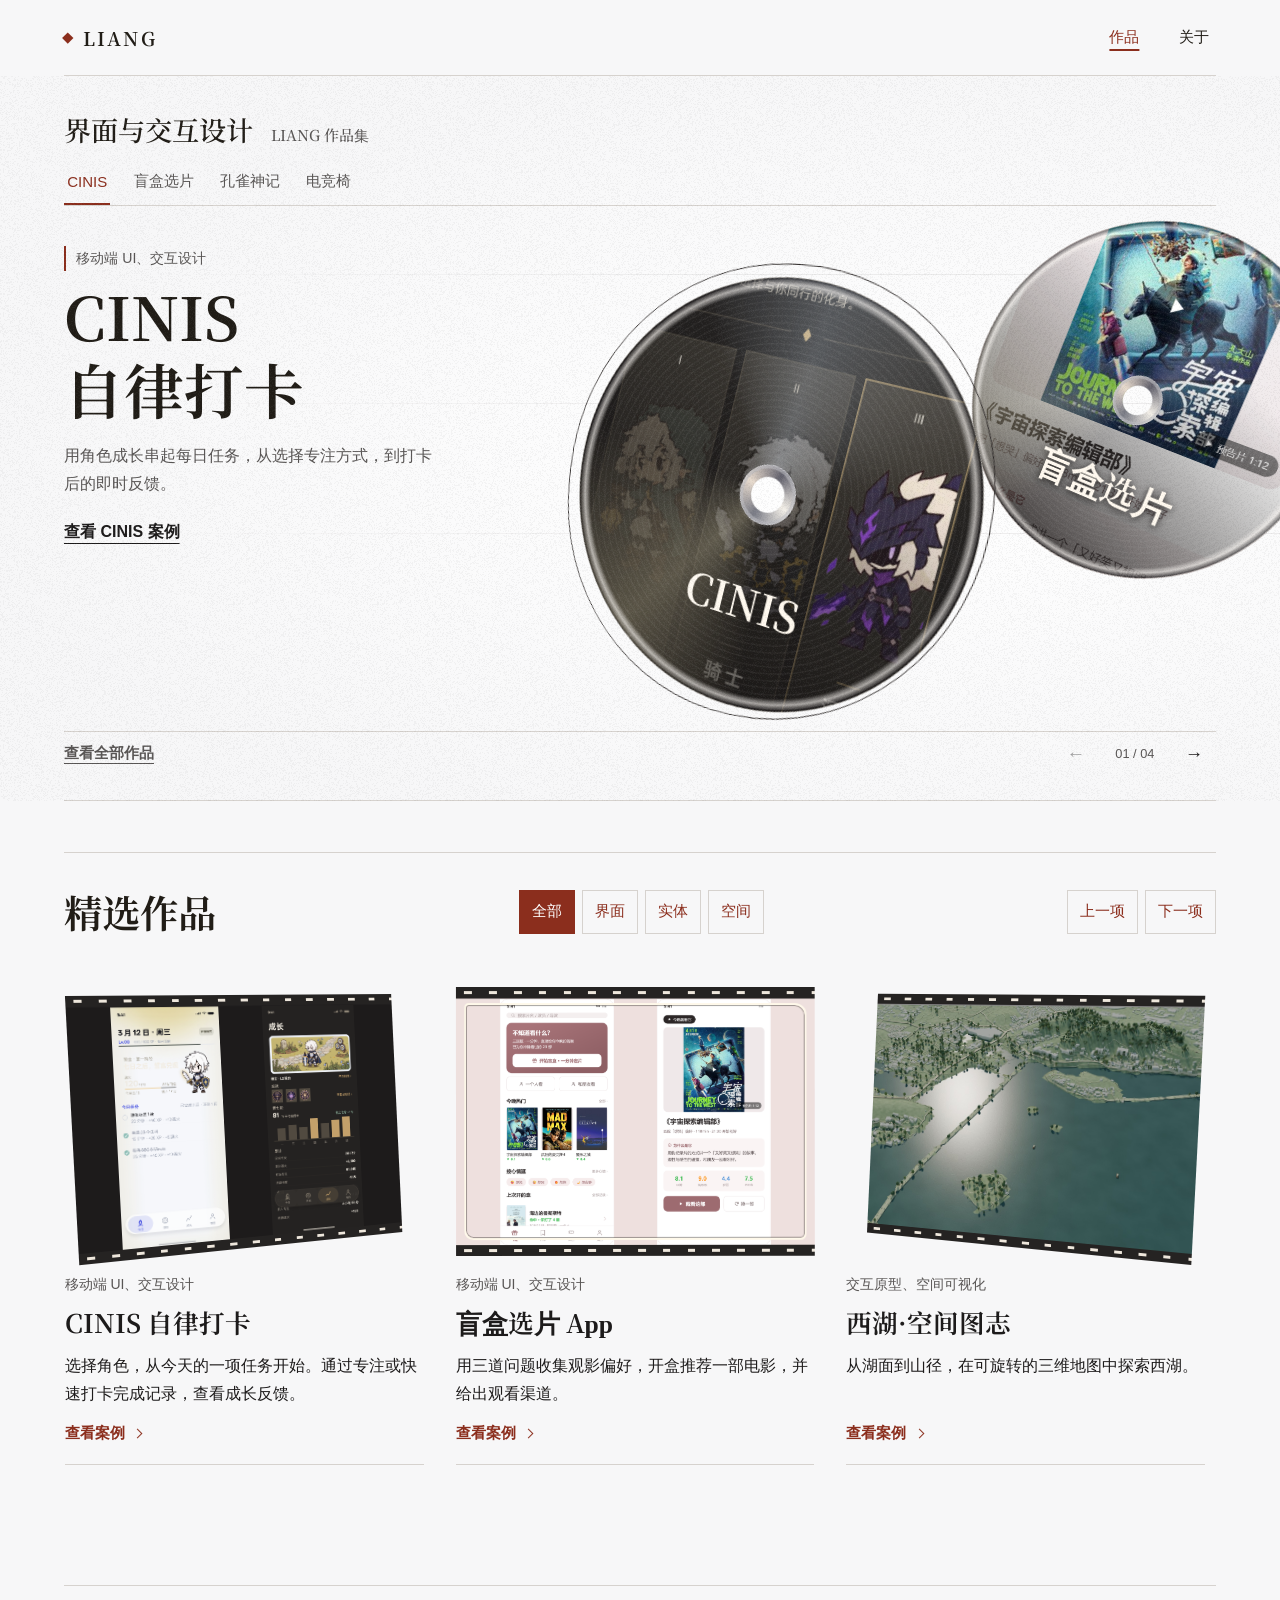
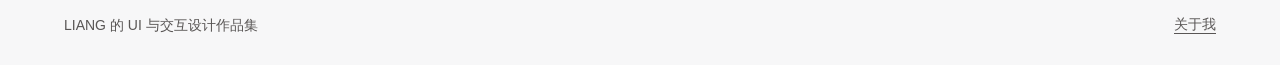
<file: index.html>
<!doctype html>
<html lang="zh-CN" dir="ltr">
<head>
  <meta charset="utf-8">
  <meta name="viewport" content="width=device-width, initial-scale=1">
  <meta name="description" content="UI 与交互设计学生作品集，收录移动端界面、空间可视化、工业设计与文创项目。">
  <meta name="theme-color" content="#faf7f2">
  <title>LIANG 的 UI 与交互设计作品集</title>
  <link rel="stylesheet" href="style.css">
  <script src="cover-transitions.js"></script>
  <script type="module" src="reel.js"></script>
  <script defer src="interactions.js"></script>
</head>
<body class="portfolio-home">
  <a class="skip-link" href="#main">跳到主要内容</a>
  <header class="site-header">
    <div class="frame header-row">
      <a class="site-name" href="index.html" lang="en">LIANG</a>
      <nav aria-label="主导航">
        <a href="#work" aria-current="page">作品</a>
        <a href="about.html">关于</a>
      </nav>
    </div>
  </header>

  <main id="main">
    <section class="showcase" aria-labelledby="home-title">
      <div class="frame showcase-wrap">
        <h1 id="home-title">界面与交互设计<span>LIANG 作品集</span></h1>
        <fieldset class="showcase-controls">
          <legend class="visually-hidden">切换首屏作品</legend>
          <input class="visually-hidden" type="radio" name="showcase" id="showcase-cinis" checked>
          <label for="showcase-cinis">CINIS</label>
          <input class="visually-hidden" type="radio" name="showcase" id="showcase-movie">
          <label for="showcase-movie">盲盒选片</label>
          <input class="visually-hidden" type="radio" name="showcase" id="showcase-peacock">
          <label for="showcase-peacock">孔雀神记</label>
          <input class="visually-hidden" type="radio" name="showcase" id="showcase-chair">
          <label for="showcase-chair">电竞椅</label>
        </fieldset>
        <div class="showcase-scenes">
          <article class="showcase-scene showcase-cinis" aria-labelledby="showcase-cinis-title">
            <div class="showcase-copy">
              <p class="showcase-type">移动端 UI、交互设计</p>
              <h2 id="showcase-cinis-title"><span><b>CINIS</b></span><span><b>自律打卡</b></span></h2>
              <p>用角色成长串起每日任务，从选择专注方式，到打卡后的即时反馈。</p>
              <a class="showcase-action" href="cases/cinis.html">查看 CINIS 案例</a>
            </div>
          </article>
          <article class="showcase-scene showcase-movie" aria-labelledby="showcase-movie-title">
            <div class="showcase-copy">
              <p class="showcase-type">移动端 UI、课程设计</p>
              <h2 id="showcase-movie-title"><span><b>盲盒选片</b></span><span><b>App</b></span></h2>
              <p>回答三道关于观影的问题，再开盒看看今晚可以看什么。</p>
              <a class="showcase-action" href="cases/movie-picker.html">查看盲盒选片案例</a>
            </div>
          </article>
          <article class="showcase-scene showcase-peacock" aria-labelledby="showcase-peacock-title">
            <div class="showcase-copy">
              <p class="showcase-type">文创设计、桌游</p>
              <h2 id="showcase-peacock-title"><span><b>孔雀神记</b></span><span><b>斗转轮盘</b></span></h2>
              <p>以云南为主题，把孔雀羽纹与雨林配色延展到棋盘、包装与角色。</p>
              <a class="showcase-action" href="cases/peacock.html">查看孔雀神记案例</a>
            </div>
          </article>
          <article class="showcase-scene showcase-chair" aria-labelledby="showcase-chair-title">
            <div class="showcase-copy">
              <p class="showcase-type">工业设计、座椅</p>
              <h2 id="showcase-chair-title"><span><b>电竞椅设计</b></span></h2>
              <p>从多视角、配色和使用场景看高背座椅的造型与支撑。</p>
              <a class="showcase-action" href="cases/gaming-chair.html">查看电竞椅案例</a>
            </div>
          </article>
          <div class="showcase-art" id="featured-reel">
            <a class="showcase-disc disc-cinis" href="cases/cinis.html" data-showcase-disc="showcase-cinis" aria-label="查看 CINIS 自律打卡案例">
              <span class="disc-motion" aria-hidden="true">
                <span class="disc-reverse"></span>
                <span class="disc-face">
                  <img src="assets/cinis/character.png" alt="" width="533" height="1155" fetchpriority="high">
                  <span class="disc-inscription" lang="en">CINIS</span>
                </span>
                <span class="disc-hub"></span>
              </span>
            </a>
            <a class="showcase-disc disc-movie" href="cases/movie-picker.html" data-showcase-disc="showcase-movie" aria-label="查看盲盒选片案例">
              <span class="disc-motion" aria-hidden="true">
                <span class="disc-reverse"></span>
                <span class="disc-face">
                  <img src="assets/movie-picker/reveal.png" alt="" width="750" height="1624">
                  <span class="disc-inscription">盲盒选片</span>
                </span>
                <span class="disc-hub"></span>
              </span>
            </a>
            <a class="showcase-disc disc-peacock" href="cases/peacock.html" data-showcase-disc="showcase-peacock" aria-label="查看孔雀神记案例">
              <span class="disc-motion" aria-hidden="true">
                <span class="disc-reverse"></span>
                <span class="disc-face">
                  <img src="assets/peacock/kit.jpg" alt="" width="2000" height="2000">
                  <span class="disc-inscription">孔雀神记</span>
                </span>
                <span class="disc-hub"></span>
              </span>
            </a>
            <a class="showcase-disc disc-chair" href="cases/gaming-chair.html" data-showcase-disc="showcase-chair" aria-label="查看电竞椅案例">
              <span class="disc-motion" aria-hidden="true">
                <span class="disc-reverse"></span>
                <span class="disc-face">
                  <img src="assets/chair/desk.png" alt="" width="392" height="496">
                  <span class="disc-inscription">电竞椅</span>
                </span>
                <span class="disc-hub"></span>
              </span>
            </a>
          </div>
        </div>
        <div class="showcase-toolbar">
          <a class="showcase-all" href="#work">查看全部作品</a>
          <div class="reel-controls" role="group" aria-label="浏览首屏作品" hidden>
            <button type="button" data-reel-step="-1" aria-controls="featured-reel" aria-label="上一件首屏作品">←</button>
            <span class="reel-index" aria-hidden="true"><span data-reel-index>01</span> / 04</span>
            <button type="button" data-reel-step="1" aria-controls="featured-reel" aria-label="下一件首屏作品">→</button>
          </div>
        </div>
      </div>
    </section>

    <section id="work" class="frame home-work" aria-labelledby="work-title">
      <div class="work-heading">
        <h2 id="work-title" class="section-label">精选作品</h2>
        <div class="work-filters" aria-label="按作品类型筛选" role="group" hidden>
          <button type="button" data-project-filter="all" aria-pressed="true">全部</button>
          <button type="button" data-project-filter="ui" aria-pressed="false">界面</button>
          <button type="button" data-project-filter="object" aria-pressed="false">实体</button>
          <button type="button" data-project-filter="space" aria-pressed="false">空间</button>
        </div>
        <div class="work-controls" hidden>
          <button type="button" data-gallery-scroll="-1" aria-controls="project-list">上一项</button>
          <button type="button" data-gallery-scroll="1" aria-controls="project-list">下一项</button>
        </div>
      </div>
      <div class="project-list" id="project-list">
        <a class="project-card project-card-compact" href="cases/cinis.html" aria-labelledby="work-cinis" data-project-kind="ui">
          <div class="project-media cinis-cover">
            <img src="assets/cinis/tasks.png" alt="CINIS 的今日任务和角色成长界面" width="437" height="953" loading="lazy">
            <img src="assets/cinis/figma-growth.png" alt="CINIS 的角色、成就和累计专注时长" width="390" height="895" loading="lazy">
          </div>
          <div class="project-info">
            <p class="project-type">移动端 UI、交互设计</p>
            <h3 id="work-cinis">CINIS 自律打卡</h3>
            <p>选择角色，从今天的一项任务开始。通过专注或快速打卡完成记录，查看成长反馈。</p>
            <span class="project-link">查看案例</span>
          </div>
        </a>
        <a class="project-card project-card-compact" href="cases/movie-picker.html" aria-labelledby="work-movie-picker" data-project-kind="ui">
          <div class="project-media movie-cover">
            <img src="assets/movie-picker/home.png" alt="盲盒选片 App 的首页" width="750" height="1624" loading="lazy">
            <img src="assets/movie-picker/reveal.png" alt="开盒后显示推荐影片的界面" width="750" height="1624" loading="lazy">
          </div>
          <div class="project-info">
            <p class="project-type">移动端 UI、交互设计</p>
            <h3 id="work-movie-picker">盲盒选片 App</h3>
            <p>用三道问题收集观影偏好，开盒推荐一部电影，并给出观看渠道。</p>
            <span class="project-link">查看案例</span>
          </div>
        </a>
        <a class="project-card project-card-compact" href="cases/westlake.html" aria-labelledby="work-westlake" data-project-kind="space">
          <div class="project-media">
            <img src="assets/westlake-day.jpg" alt="俯瞰西湖三维模型，苏堤穿过湖面" width="1440" height="900" loading="lazy">
          </div>
          <div class="project-info">
            <p class="project-type">交互原型、空间可视化</p>
            <h3 id="work-westlake">西湖·空间图志</h3>
            <p>从湖面到山径，在可旋转的三维地图中探索西湖。</p>
            <span class="project-link">查看案例</span>
          </div>
        </a>
        <a class="project-card project-card-compact" href="cases/peacock.html" aria-labelledby="work-peacock" data-project-kind="object">
          <div class="project-media">
            <img src="assets/peacock/kit.jpg" alt="孔雀纹样的绿金礼盒与棋盘、骰子和卡牌" width="2000" height="2000" loading="lazy">
          </div>
          <div class="project-info">
            <p class="project-type">文创设计、桌游</p>
            <h3 id="work-peacock">孔雀神记·斗转轮盘</h3>
            <p>以云南为主题的棋类文创，设计覆盖棋盘、配件、包装与角色形象。</p>
            <span class="project-link">查看案例</span>
          </div>
        </a>
        <a class="project-card project-card-compact" href="cases/gaming-chair.html" aria-labelledby="work-chair" data-project-kind="object">
          <div class="project-media chair-cover">
            <img src="assets/chair/ivory.png" alt="米白色高背电竞椅，带包覆式头枕和滚轮底座" width="525" height="707" loading="lazy">
          </div>
          <div class="project-info">
            <p class="project-type">工业设计、座椅</p>
            <h3 id="work-chair">电竞椅设计</h3>
            <p>通过多视角、配色对照和桌前场景，呈现座椅造型与支撑构想。</p>
            <span class="project-link">查看案例</span>
          </div>
        </a>
      </div>
    </section>
  </main>

  <footer class="frame site-footer">
    <p>LIANG 的 UI 与交互设计作品集</p>
    <a href="about.html">关于我</a>
  </footer>
</body>
</html>
</file>
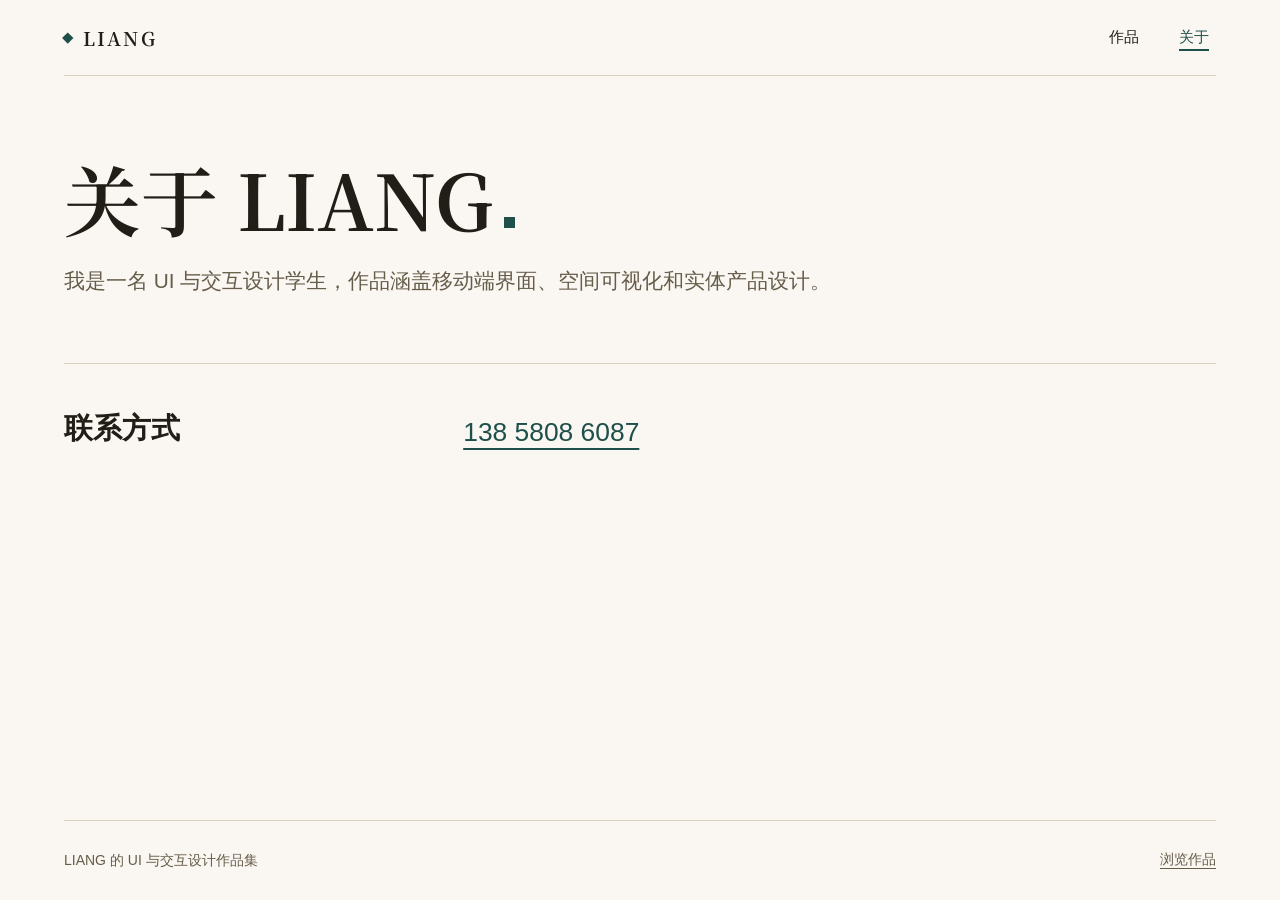
<file: about.html>
<!doctype html>
<html lang="zh-CN" dir="ltr">
<head>
  <meta charset="utf-8">
  <meta name="viewport" content="width=device-width, initial-scale=1">
  <meta name="description" content="关于 UI 与交互设计学生 LIANG，以及联系方式。">
  <meta name="theme-color" content="#faf7f2">
  <title>关于｜LIANG 作品集</title>
  <link rel="stylesheet" href="style.css">
</head>
<body>
  <a class="skip-link" href="#main">跳到主要内容</a>
  <header class="site-header">
    <div class="frame header-row">
      <a class="site-name" href="index.html" lang="en">LIANG</a>
      <nav aria-label="主导航">
        <a href="index.html#work">作品</a>
        <a href="about.html" aria-current="page">关于</a>
      </nav>
    </div>
  </header>

  <main id="main" class="frame">
    <div class="page-intro">
      <h1>关于 LIANG<span class="title-period" aria-hidden="true"></span></h1>
      <p>我是一名 UI 与交互设计学生，作品涵盖移动端界面、空间可视化和实体产品设计。</p>
    </div>

    <section class="content-row" aria-labelledby="contact">
      <h2 id="contact">联系方式</h2>
      <p><a class="contact-link" href="tel:+8613858086087">138 5808 6087</a></p>
    </section>
  </main>

  <footer class="frame site-footer">
    <p>LIANG 的 UI 与交互设计作品集</p>
    <a href="index.html#work">浏览作品</a>
  </footer>
</body>
</html>
</file>
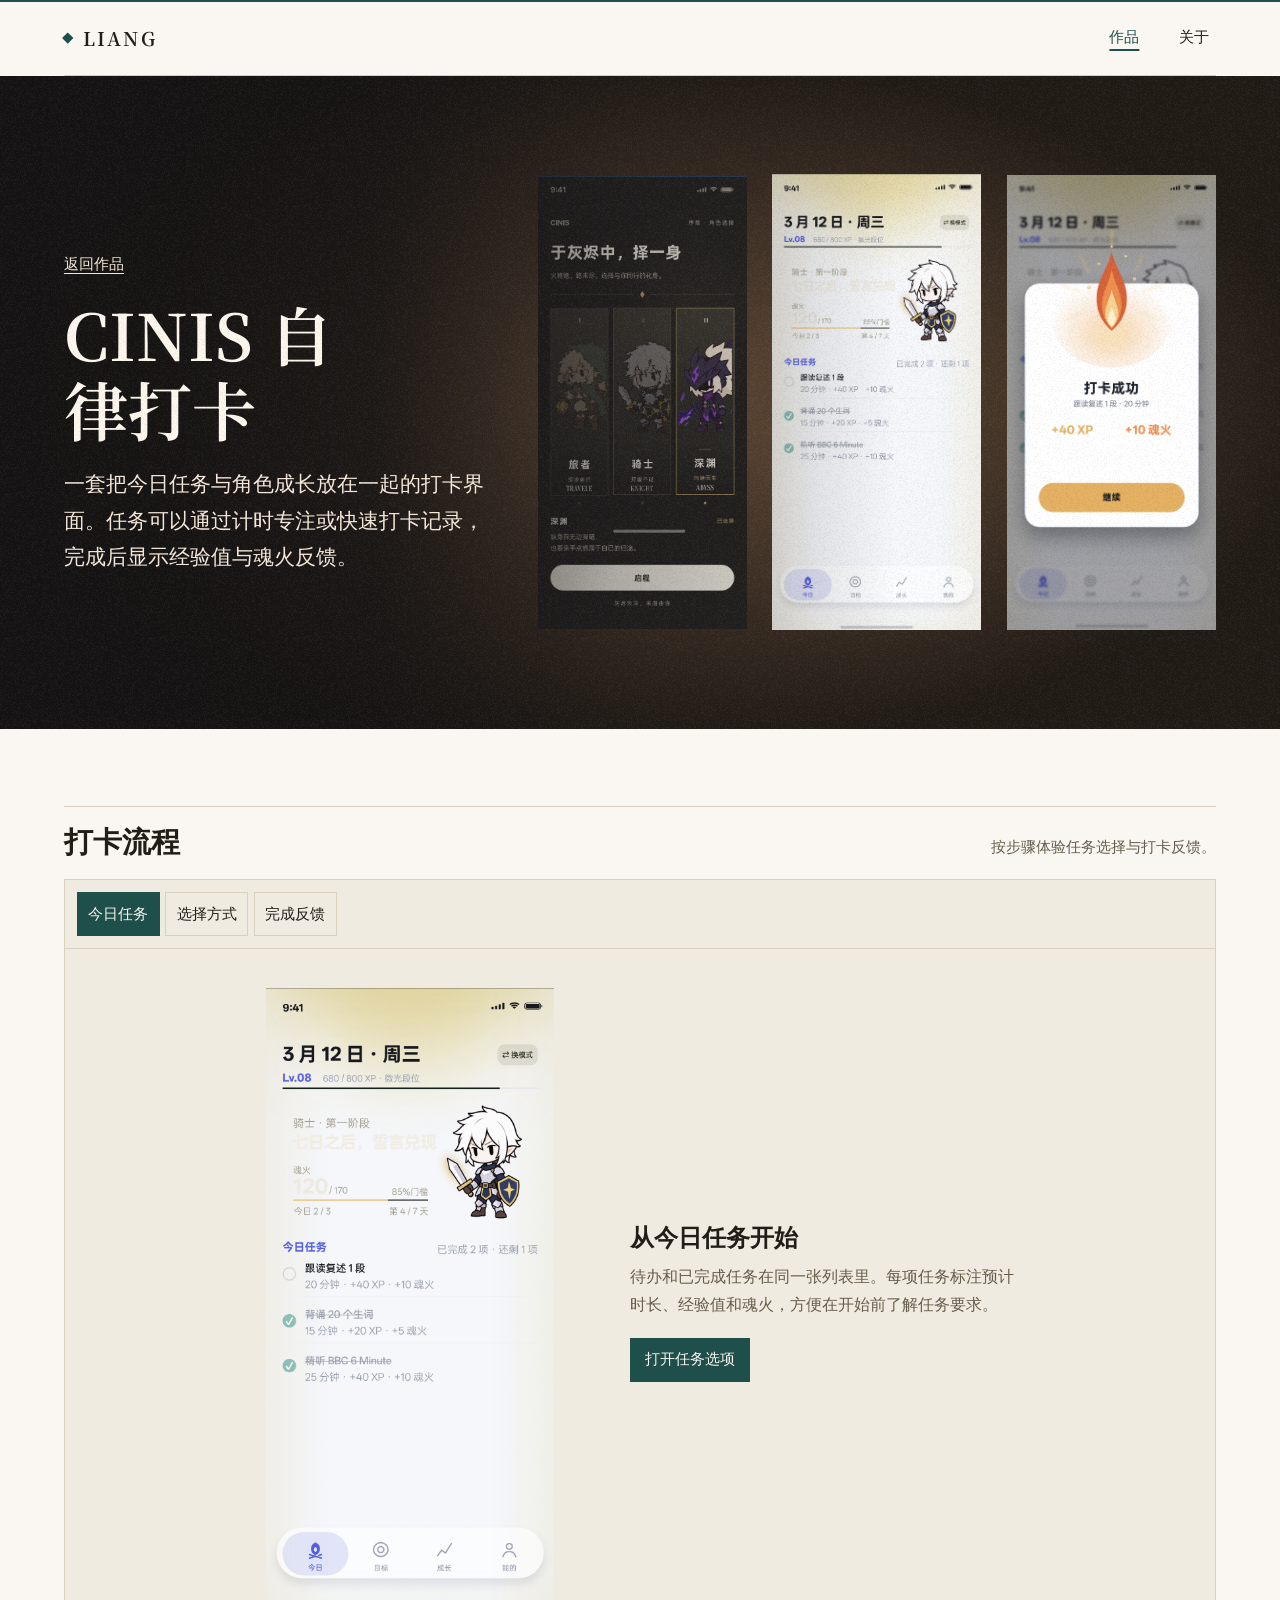
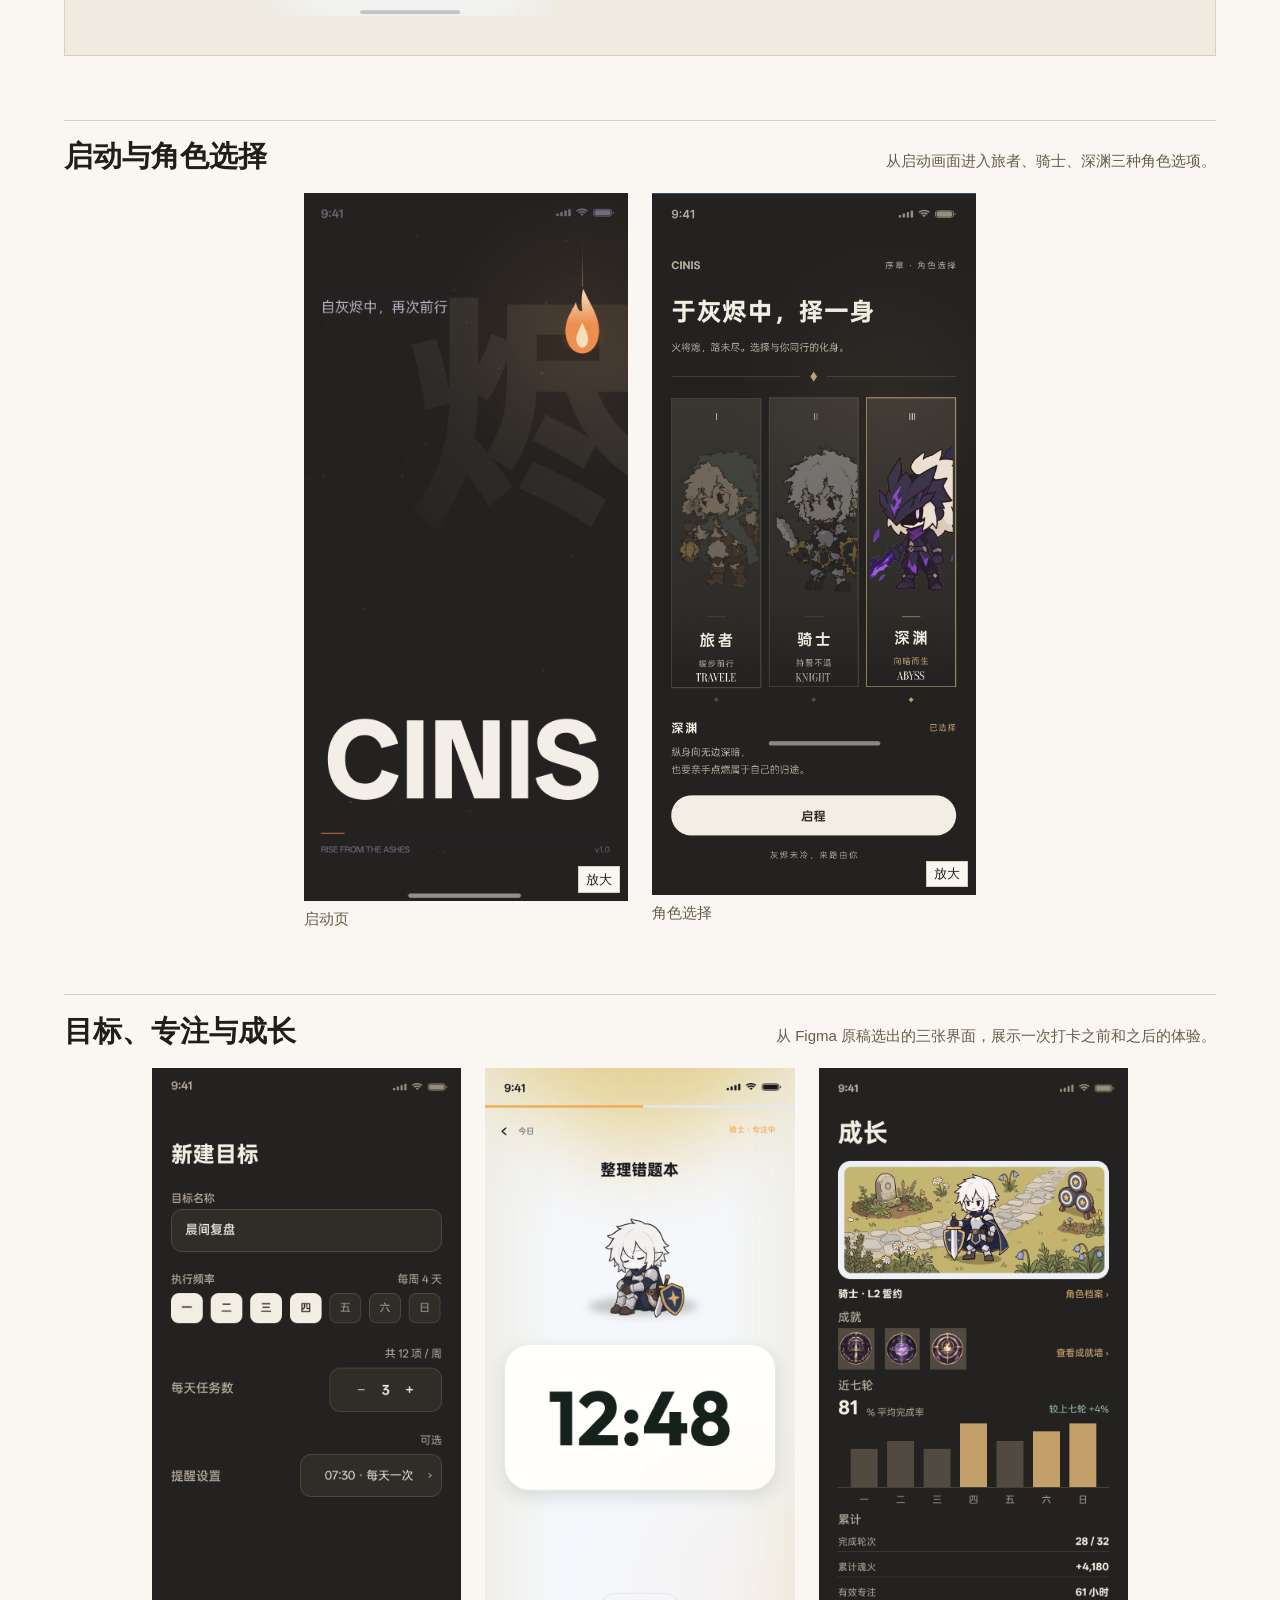
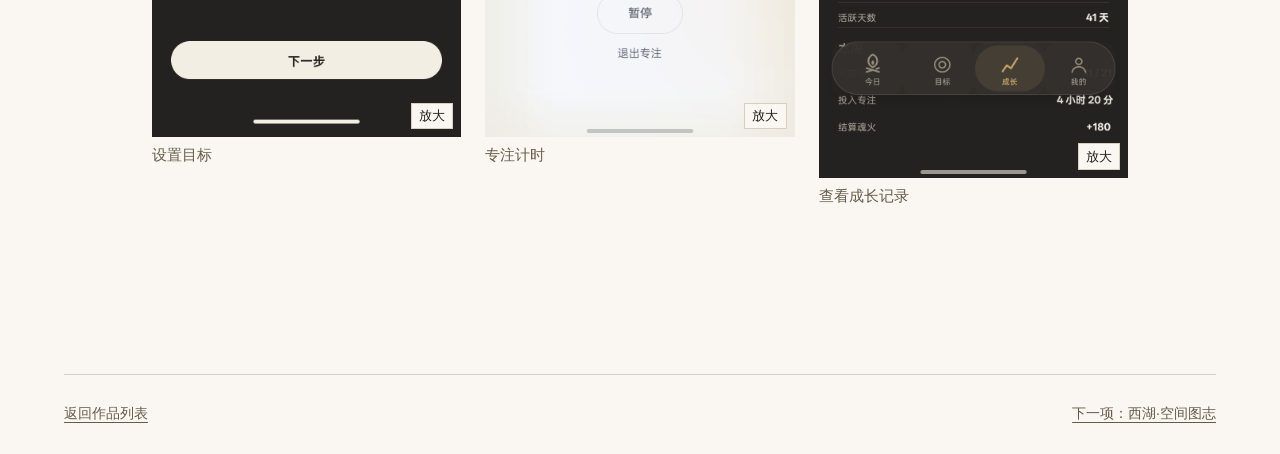
<file: cases/cinis.html>
<!doctype html>
<html lang="zh-CN" dir="ltr">
<head>
  <meta charset="utf-8">
  <meta name="viewport" content="width=device-width, initial-scale=1">
  <meta name="description" content="CINIS 自律打卡界面设计，展示角色选择、今日任务、专注与打卡反馈。">
  <meta name="theme-color" content="#faf7f2">
  <title>CINIS 自律打卡｜LIANG 作品集</title>
  <link rel="stylesheet" href="../style.css">
  <script src="../cover-transitions.js"></script>
  <script defer src="../interactions.js"></script>
</head>
<body>
  <a class="skip-link" href="#main">跳到主要内容</a>
  <header class="site-header">
    <div class="frame header-row">
      <a class="site-name" href="../index.html" lang="en">LIANG</a>
      <nav aria-label="主导航">
        <a href="../index.html#work" aria-current="true">作品</a>
        <a href="../about.html">关于</a>
      </nav>
    </div>
  </header>

  <main id="main" class="frame case-page">
    <div class="case-opening">
      <div class="page-intro">
        <a class="back-link" href="../index.html#work">返回作品</a>
        <h1>CINIS 自律打卡</h1>
        <p>一套把今日任务与角色成长放在一起的打卡界面。任务可以通过计时专注或快速打卡记录，完成后显示经验值与魂火反馈。</p>
      </div>

      <figure class="case-cover case-cover-screens case-cover-cinis">
        <img src="../assets/cinis/character.png" alt="CINIS 的角色选择" width="533" height="1155">
        <img src="../assets/cinis/tasks.png" alt="CINIS 的今日任务" width="437" height="953" fetchpriority="high">
        <img src="../assets/cinis/reward.png" alt="CINIS 的打卡反馈" width="438" height="954">
      </figure>
    </div>

    <section class="case-demo" aria-labelledby="flow">
      <div class="demo-heading">
        <h2 id="flow">打卡流程</h2>
        <p>按步骤体验任务选择与打卡反馈。</p>
      </div>
      <div class="case-flow">
        <fieldset class="view-switch">
          <legend class="visually-hidden">选择打卡流程步骤</legend>
          <input class="visually-hidden" type="radio" name="cinis-step" id="step-tasks" checked>
          <label for="step-tasks">今日任务</label>
          <input class="visually-hidden" type="radio" name="cinis-step" id="step-mode">
          <label for="step-mode">选择方式</label>
          <input class="visually-hidden" type="radio" name="cinis-step" id="step-reward">
          <label for="step-reward">完成反馈</label>
        </fieldset>
        <div class="flow-panels">
          <figure class="flow-panel" data-step="tasks">
            <img src="../assets/cinis/tasks.png" alt="今日页显示角色进度、待完成任务和已完成任务" width="437" height="953">
            <figcaption>
              <strong>从今日任务开始</strong>
              <p>待办和已完成任务在同一张列表里。每项任务标注预计时长、经验值和魂火，方便在开始前了解任务要求。</p>
              <button class="flow-next" type="button" data-next-step="step-mode" hidden>打开任务选项</button>
            </figcaption>
          </figure>
          <figure class="flow-panel" data-step="mode">
            <img src="../assets/cinis/mode.png" alt="任务底部弹层提供点火专注、快速打卡和取消入口" width="440" height="954">
            <figcaption>
              <strong>选择计时专注或快速打卡</strong>
              <p>点开任务后，可以启动计时，也可以直接记录完成。界面明确提示快速打卡不计专注时长。</p>
              <button class="flow-next" type="button" data-next-step="step-reward" hidden>预览完成反馈</button>
            </figcaption>
          </figure>
          <figure class="flow-panel" data-step="reward">
            <img src="../assets/cinis/reward.png" alt="打卡成功弹窗显示任务名称、时长、经验值和魂火奖励" width="438" height="954">
            <figcaption>
              <strong>确认本次完成结果</strong>
              <p>成功弹窗先确认任务和时长，再显示获得的经验值和魂火。“继续”用于返回任务流程。</p>
              <button class="flow-next" type="button" data-next-step="step-tasks" hidden>返回今日任务</button>
            </figcaption>
          </figure>
        </div>
      </div>
    </section>

    <section class="case-demo" aria-labelledby="onboarding">
      <div class="demo-heading">
        <h2 id="onboarding">启动与角色选择</h2>
        <p>从启动画面进入旅者、骑士、深渊三种角色选项。</p>
      </div>
      <div class="case-gallery case-gallery-screens">
        <figure><img src="../assets/cinis/splash.png" alt="以火焰和 CINIS 字样组成的启动界面" width="407" height="889" loading="lazy"><figcaption>启动页</figcaption></figure>
        <figure><img src="../assets/cinis/character.png" alt="角色选择界面并列展示旅者、骑士与已选中的深渊" width="533" height="1155" loading="lazy"><figcaption>角色选择</figcaption></figure>
      </div>
    </section>
    <section class="case-demo" aria-labelledby="goal-and-growth">
      <div class="demo-heading">
        <h2 id="goal-and-growth">目标、专注与成长</h2>
        <p>从 Figma 原稿选出的三张界面，展示一次打卡之前和之后的体验。</p>
      </div>
      <div class="case-gallery case-gallery-three">
        <figure><img src="../assets/cinis/figma-goal.png" alt="新建目标页可设定每周执行日、每日任务数与提醒" width="390" height="844" loading="lazy"><figcaption>设置目标</figcaption></figure>
        <figure><img src="../assets/cinis/figma-focus.png" alt="带角色插画的专注计时页，提供暂停和退出入口" width="390" height="844" loading="lazy"><figcaption>专注计时</figcaption></figure>
        <figure><img src="../assets/cinis/figma-growth.png" alt="成长页展示角色档案、成就、完成率和累计专注时长" width="390" height="895" loading="lazy"><figcaption>查看成长记录</figcaption></figure>
      </div>
    </section>
    <!-- 有源文件或项目记录后，可补入设计职责、方案取舍和可用性验证。 -->
  </main>

  <footer class="frame site-footer">
    <a href="../index.html#work">返回作品列表</a>
    <a href="westlake.html">下一项：西湖·空间图志</a>
  </footer>
</body>
</html>
</file>
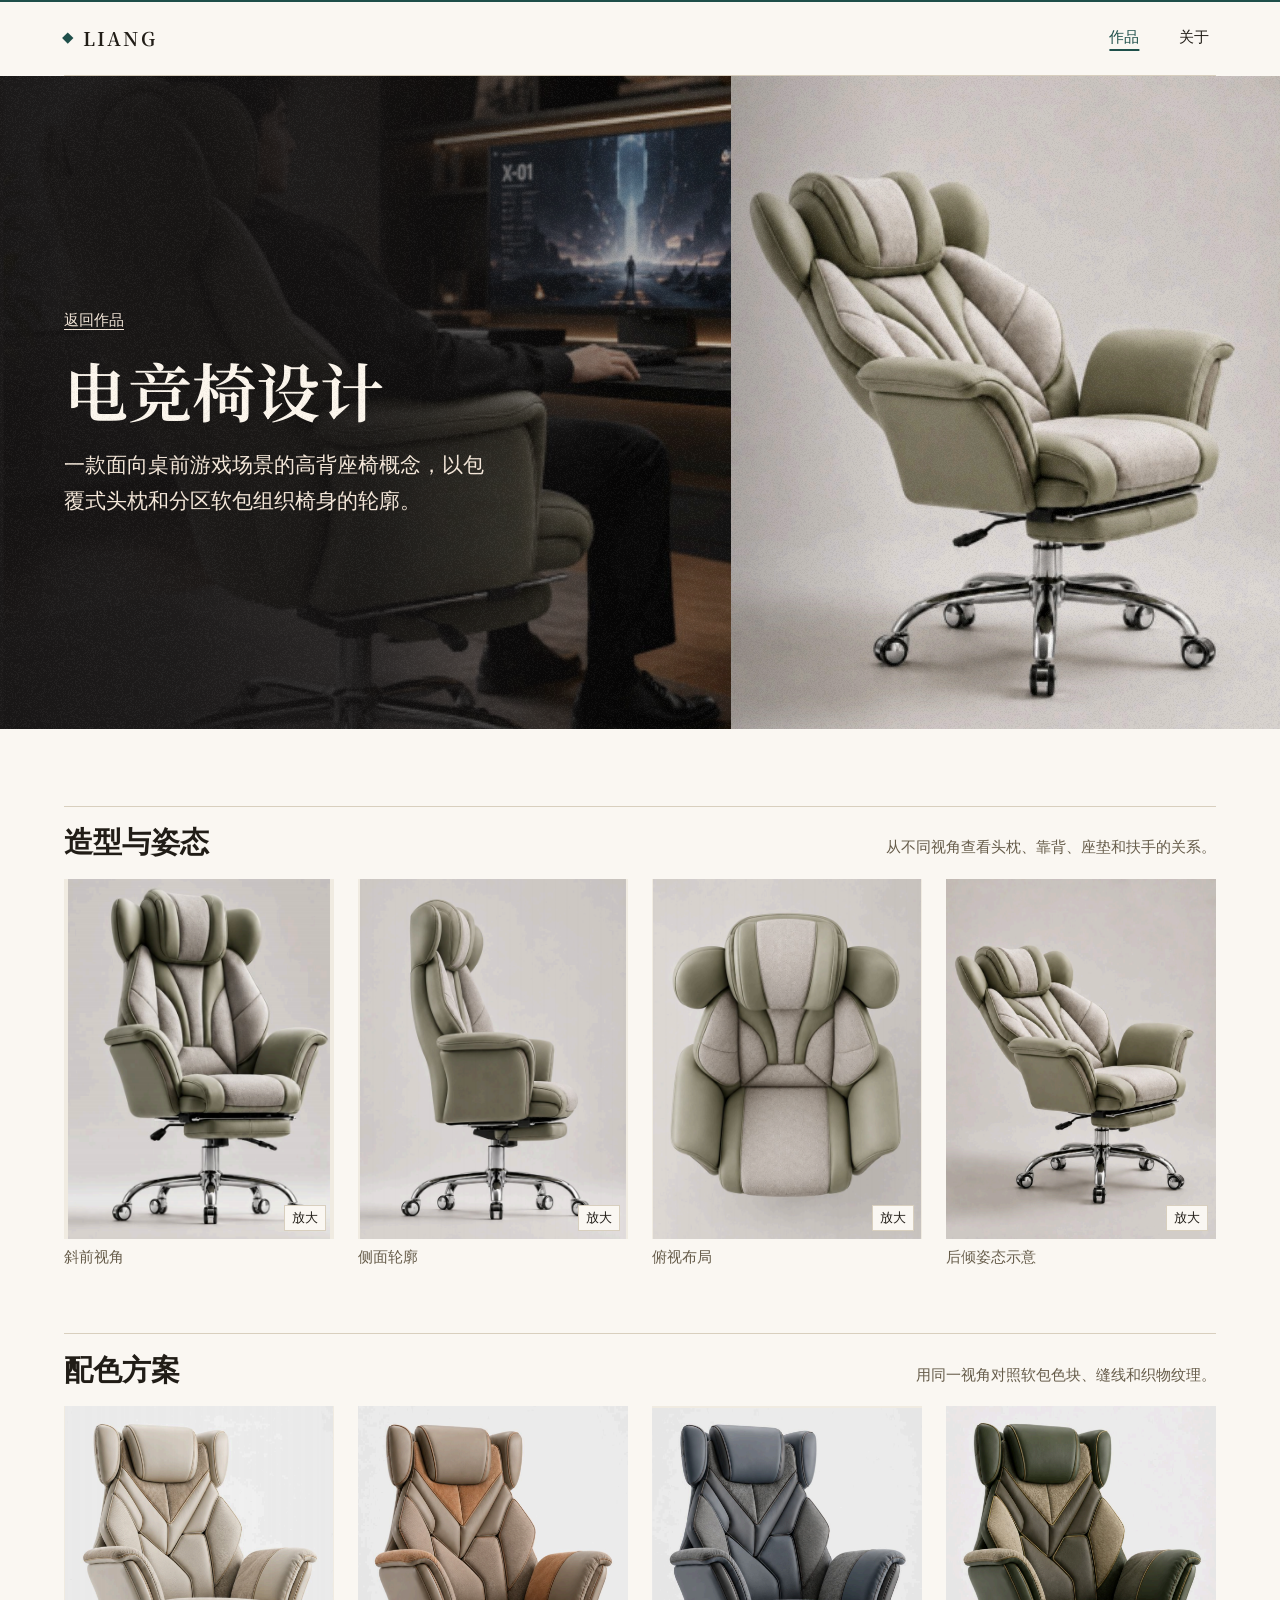
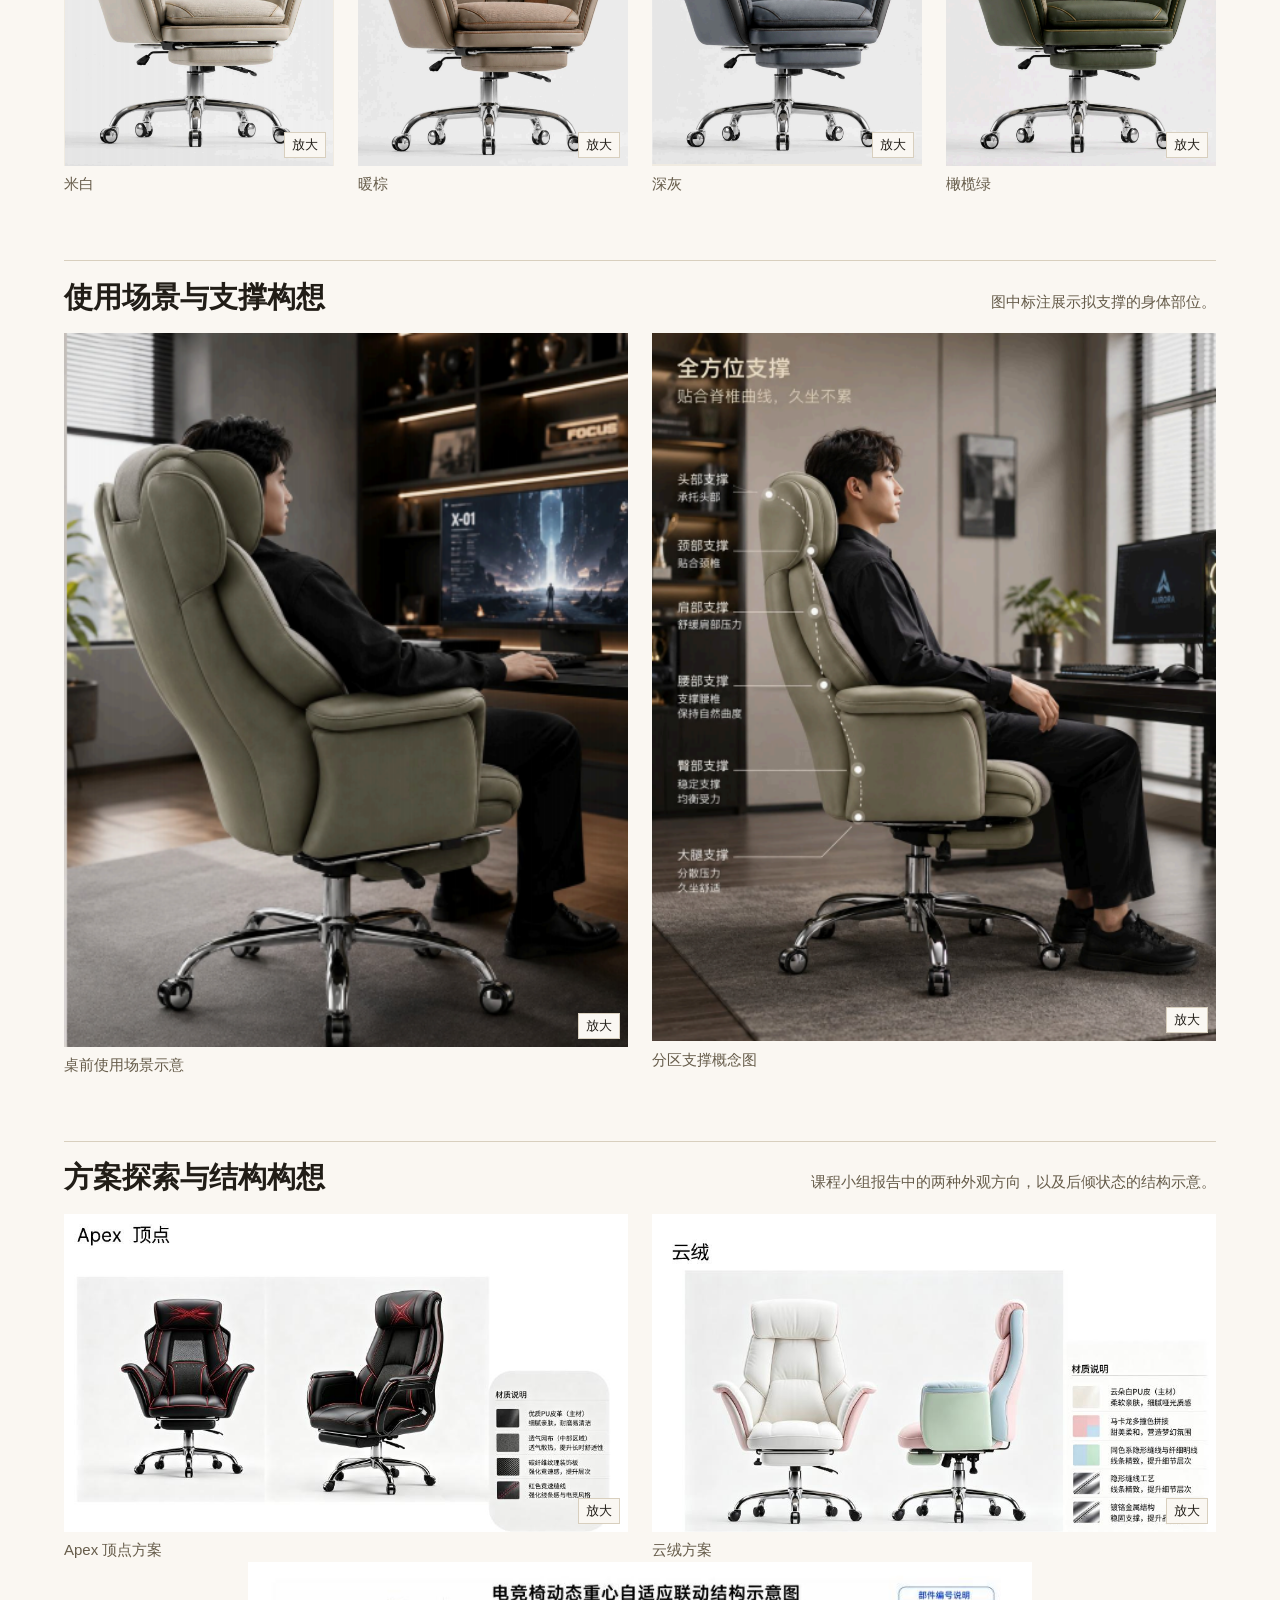
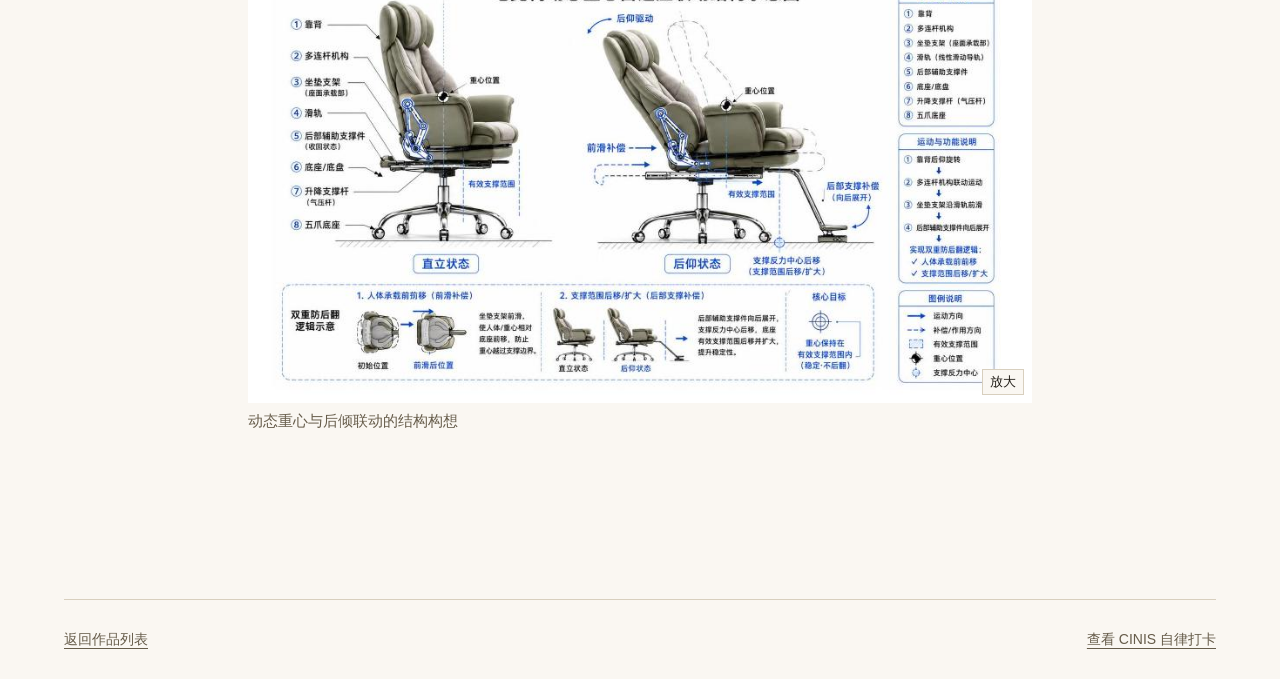
<file: cases/gaming-chair.html>
<!doctype html>
<html lang="zh-CN" dir="ltr">
<head>
  <meta charset="utf-8">
  <meta name="viewport" content="width=device-width, initial-scale=1">
  <meta name="description" content="电竞椅设计案例，展示多视角造型、配色方案和桌前使用场景。">
  <meta name="theme-color" content="#faf7f2">
  <title>电竞椅设计｜LIANG 作品集</title>
  <link rel="stylesheet" href="../style.css">
  <script src="../cover-transitions.js"></script>
  <script defer src="../interactions.js"></script>
</head>
<body>
  <a class="skip-link" href="#main">跳到主要内容</a>
  <header class="site-header">
    <div class="frame header-row">
      <a class="site-name" href="../index.html" lang="en">LIANG</a>
      <nav aria-label="主导航">
        <a href="../index.html#work" aria-current="true">作品</a>
        <a href="../about.html">关于</a>
      </nav>
    </div>
  </header>

  <main id="main" class="frame case-page">
    <div class="case-opening">
      <div class="page-intro">
        <a class="back-link" href="../index.html#work">返回作品</a>
        <h1>电竞椅设计</h1>
        <p>一款面向桌前游戏场景的高背座椅概念，以包覆式头枕和分区软包组织椅身的轮廓。</p>
      </div>

      <figure class="case-cover case-cover-chair">
        <img src="../assets/chair/desk.png" alt="电竞椅的桌前使用场景" width="392" height="496" fetchpriority="high">
        <img src="../assets/chair/recline.png" alt="电竞椅靠背后倾时的效果图" width="409" height="546">
      </figure>
    </div>

    <section class="case-demo" aria-labelledby="form">
      <div class="demo-heading">
        <h2 id="form">造型与姿态</h2>
        <p>从不同视角查看头枕、靠背、座垫和扶手的关系。</p>
      </div>
      <div class="case-gallery case-gallery-four">
        <figure><img src="../assets/chair/front.png" alt="从斜前方看带翼状头枕和分区靠背的座椅" width="298" height="408"><figcaption>斜前视角</figcaption></figure>
        <figure><img src="../assets/chair/side.png" alt="座椅侧面，展示扶手、靠背曲线和五爪底座" width="303" height="410"><figcaption>侧面轮廓</figcaption></figure>
        <figure><img src="../assets/chair/top.png" alt="从上方看座垫、扶手内侧及头枕" width="304" height="408"><figcaption>俯视布局</figcaption></figure>
        <figure><img src="../assets/chair/recline.png" alt="靠背向后倾斜时的座椅概念效果图" width="409" height="546"><figcaption>后倾姿态示意</figcaption></figure>
      </div>
    </section>

    <section class="case-demo" aria-labelledby="finish">
      <div class="demo-heading">
        <h2 id="finish">配色方案</h2>
        <p>用同一视角对照软包色块、缝线和织物纹理。</p>
      </div>
      <div class="case-gallery case-gallery-four">
        <figure><img src="../assets/chair/ivory.png" alt="米白色软包电竞椅配浅色织物" width="525" height="707" loading="lazy"><figcaption>米白</figcaption></figure>
        <figure><img src="../assets/chair/tan.png" alt="棕灰色软包电竞椅配暖棕色织物" width="531" height="707" loading="lazy"><figcaption>暖棕</figcaption></figure>
        <figure><img src="../assets/chair/graphite.png" alt="深灰色软包电竞椅配灰色织物" width="535" height="705" loading="lazy"><figcaption>深灰</figcaption></figure>
        <figure><img src="../assets/chair/olive.png" alt="橄榄绿软包电竞椅配浅棕色织物" width="530" height="706" loading="lazy"><figcaption>橄榄绿</figcaption></figure>
      </div>
    </section>

    <section class="case-demo" aria-labelledby="context">
      <div class="demo-heading">
        <h2 id="context">使用场景与支撑构想</h2>
        <p>图中标注展示拟支撑的身体部位。</p>
      </div>
      <div class="case-gallery case-gallery-pair">
        <figure><img src="../assets/chair/desk.png" alt="使用者侧坐在电竞椅上操作桌面的电脑" width="392" height="496" loading="lazy"><figcaption>桌前使用场景示意</figcaption></figure>
        <figure><img src="../assets/chair/support.png" alt="座椅场景图标注头颈、肩腰、臀部和大腿的概念支撑位置" width="466" height="585" loading="lazy"><figcaption>分区支撑概念图</figcaption></figure>
      </div>
    </section>
    <section class="case-demo" aria-labelledby="concepts">
      <div class="demo-heading">
        <h2 id="concepts">方案探索与结构构想</h2>
        <p>课程小组报告中的两种外观方向，以及后倾状态的结构示意。</p>
      </div>
      <div class="case-gallery case-gallery-pair">
        <figure><img src="../assets/chair/alternate-apex.jpg" alt="深色的 Apex 方案，两种视角中可见一体式高靠背和红色细节" width="900" height="507" loading="lazy"><figcaption>Apex 顶点方案</figcaption></figure>
        <figure><img src="../assets/chair/alternate-cloud.jpg" alt="以浅色软包和浅绿外侧为特征的云绒座椅方案" width="900" height="507" loading="lazy"><figcaption>云绒方案</figcaption></figure>
      </div>
      <figure class="case-board">
        <a href="../assets/chair/structure-study.jpg"><img src="../assets/chair/structure-study.jpg" alt="对照直立与后倾状态的座椅联动结构概念图" width="900" height="507" loading="lazy"></a>
        <figcaption>动态重心与后倾联动的结构构想</figcaption>
      </figure>
    </section>
    <!-- 有原始研究、草图、工程样件或验证记录后，再补充个人职责和迭代。 -->
  </main>

  <footer class="frame site-footer">
    <a href="../index.html#work">返回作品列表</a>
    <a href="cinis.html">查看 CINIS 自律打卡</a>
  </footer>
</body>
</html>
</file>
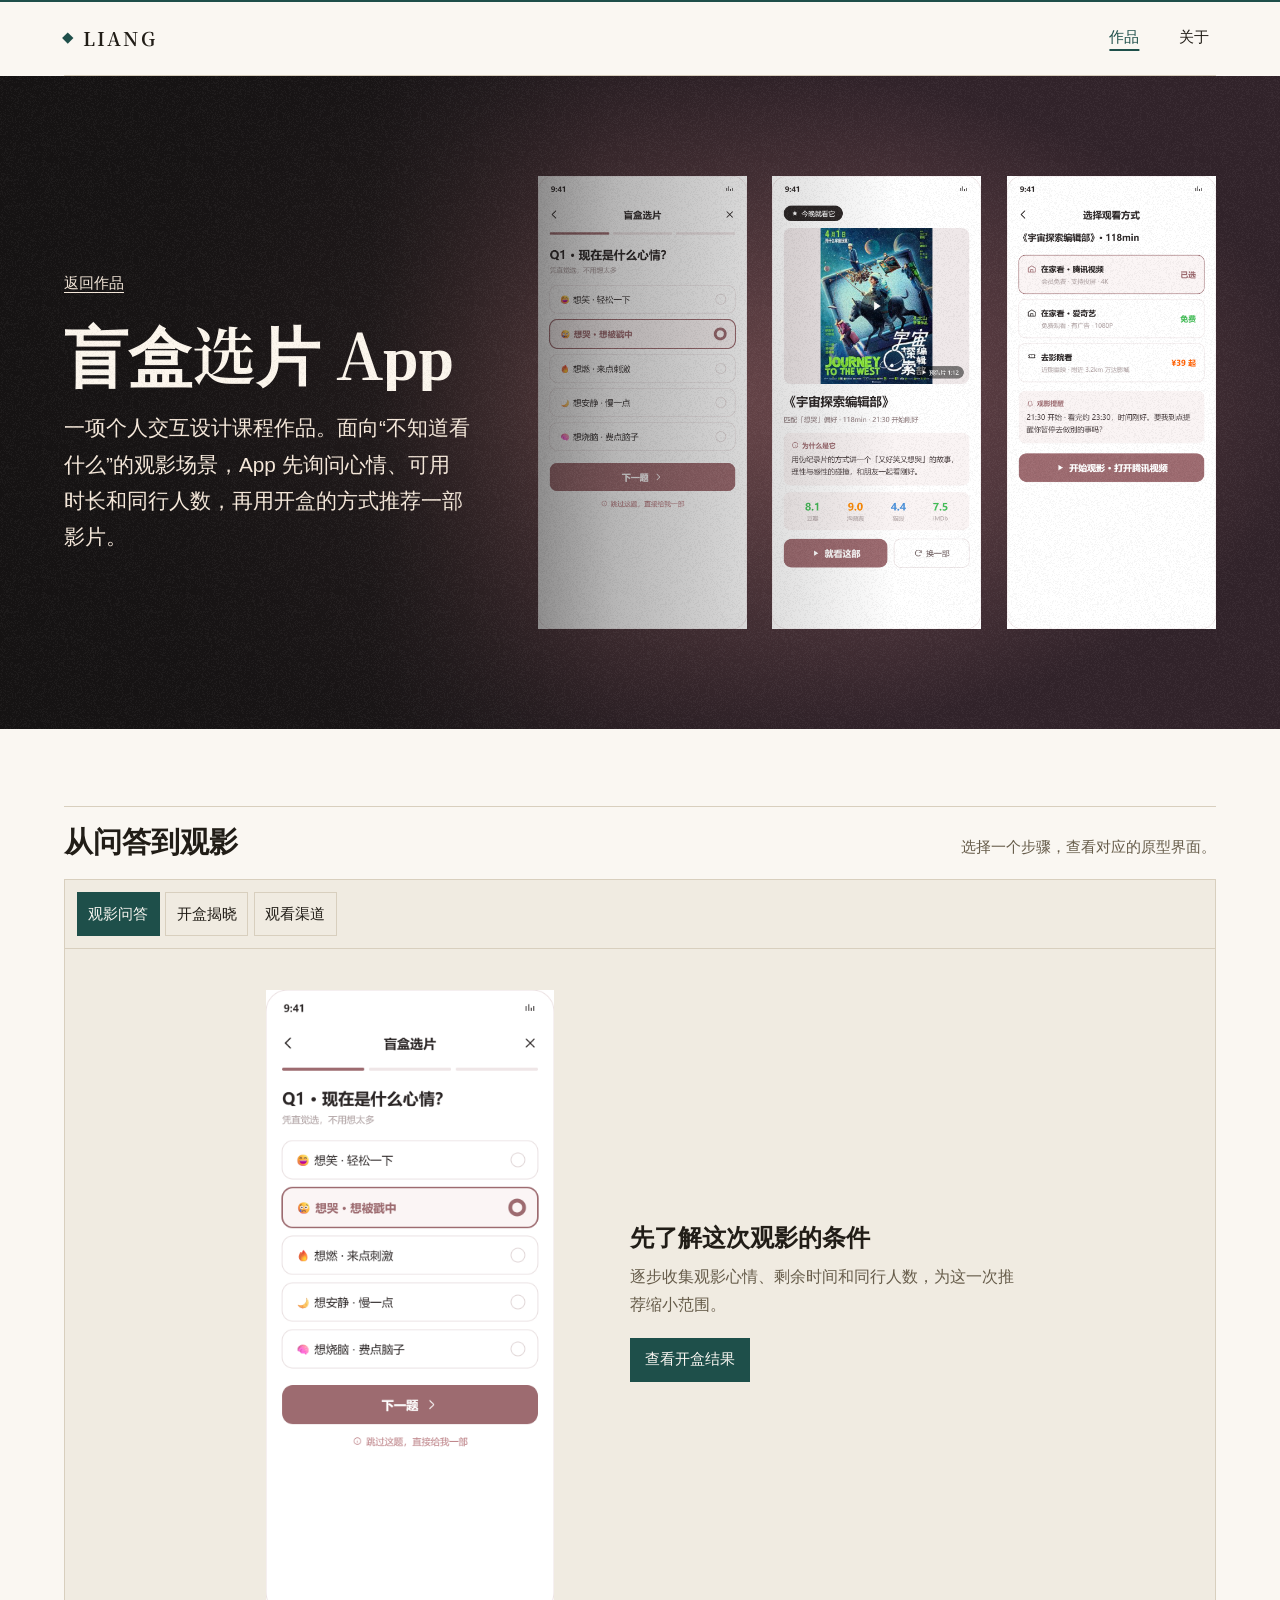
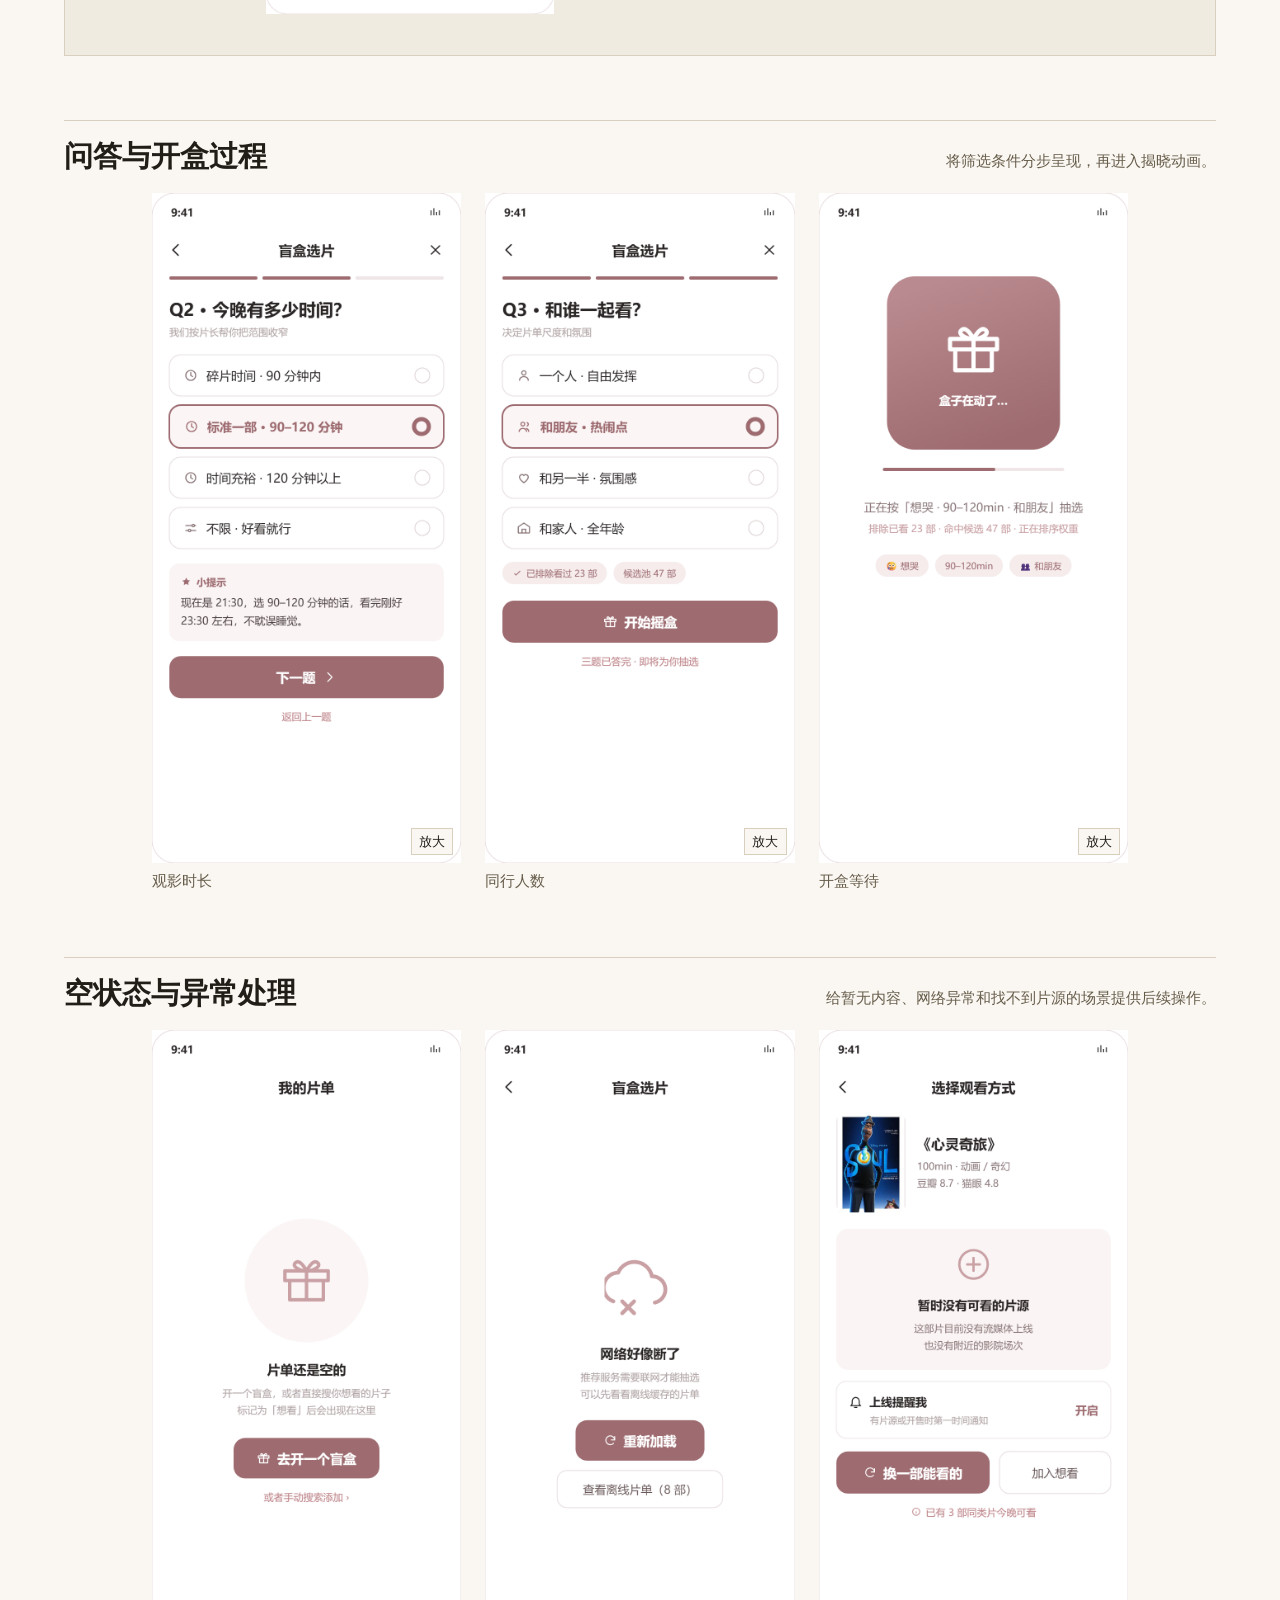
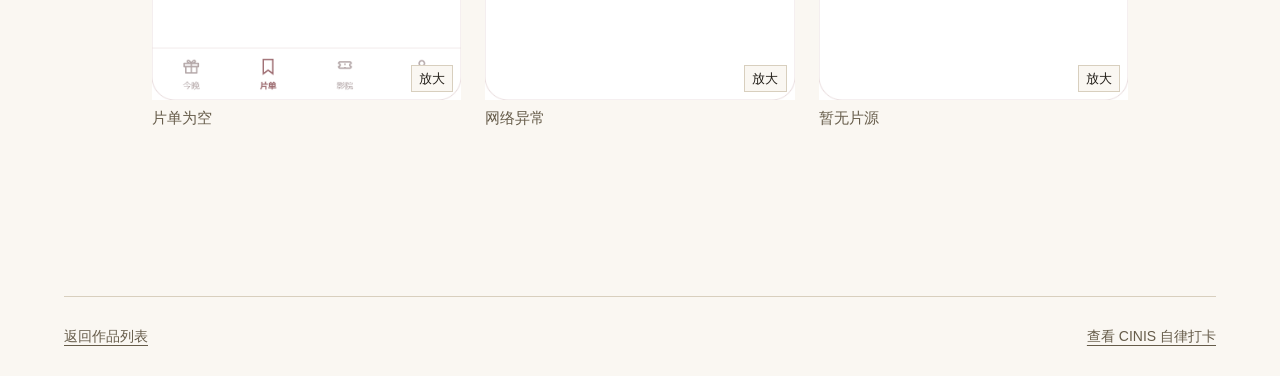
<file: cases/movie-picker.html>
<!doctype html>
<html lang="zh-CN" dir="ltr">
<head>
  <meta charset="utf-8">
  <meta name="viewport" content="width=device-width, initial-scale=1">
  <meta name="description" content="盲盒选片 App 课程设计，从观影问答、开盒推荐到选择观看渠道。">
  <meta name="theme-color" content="#faf7f2">
  <title>盲盒选片 App｜LIANG 作品集</title>
  <link rel="stylesheet" href="../style.css">
  <script src="../cover-transitions.js"></script>
  <script defer src="../interactions.js"></script>
</head>
<body>
  <a class="skip-link" href="#main">跳到主要内容</a>
  <header class="site-header">
    <div class="frame header-row">
      <a class="site-name" href="../index.html" lang="en">LIANG</a>
      <nav aria-label="主导航">
        <a href="../index.html#work" aria-current="true">作品</a>
        <a href="../about.html">关于</a>
      </nav>
    </div>
  </header>

  <main id="main" class="frame case-page">
    <div class="case-opening">
      <div class="page-intro">
        <a class="back-link" href="../index.html#work">返回作品</a>
        <h1>盲盒选片 App</h1>
        <p>一项个人交互设计课程作品。面向“不知道看什么”的观影场景，App 先询问心情、可用时长和同行人数，再用开盒的方式推荐一部影片。</p>
      </div>

      <figure class="case-cover case-cover-screens case-cover-movie">
        <img src="../assets/movie-picker/question.png" alt="观影问答首题" width="750" height="1624">
        <img src="../assets/movie-picker/reveal.png" alt="盲盒影片推荐结果" width="750" height="1624" fetchpriority="high">
        <img src="../assets/movie-picker/channels.png" alt="影片观看渠道" width="750" height="1624">
      </figure>
    </div>

    <section class="case-demo" aria-labelledby="path">
      <div class="demo-heading">
        <h2 id="path">从问答到观影</h2>
        <p>选择一个步骤，查看对应的原型界面。</p>
      </div>
      <div class="case-flow">
        <fieldset class="view-switch">
          <legend class="visually-hidden">选择观影流程步骤</legend>
          <input class="visually-hidden" type="radio" name="movie-step" id="movie-question" checked>
          <label for="movie-question">观影问答</label>
          <input class="visually-hidden" type="radio" name="movie-step" id="movie-reveal">
          <label for="movie-reveal">开盒揭晓</label>
          <input class="visually-hidden" type="radio" name="movie-step" id="movie-channels">
          <label for="movie-channels">观看渠道</label>
        </fieldset>
        <div class="flow-panels">
          <figure class="flow-panel" data-step="question">
            <img src="../assets/movie-picker/question.png" alt="观影问答第一题，用户可以选择当前的心情" width="750" height="1624">
            <figcaption>
              <strong>先了解这次观影的条件</strong>
              <p>逐步收集观影心情、剩余时间和同行人数，为这一次推荐缩小范围。</p>
              <button class="flow-next" type="button" data-next-step="movie-reveal" hidden>查看开盒结果</button>
            </figcaption>
          </figure>
          <figure class="flow-panel" data-step="reveal">
            <img src="../assets/movie-picker/reveal.png" alt="开盒后显示影片海报、推荐理由和换一部入口" width="750" height="1624">
            <figcaption>
              <strong>揭晓推荐，也可以换一部</strong>
              <p>结果页集中呈现一部影片、推荐理由与评分。想再比较时，可以换一部或查看影片详情。</p>
              <button class="flow-next" type="button" data-next-step="movie-channels" hidden>查看观看渠道</button>
            </figcaption>
          </figure>
          <figure class="flow-panel" data-step="channels">
            <img src="../assets/movie-picker/channels.png" alt="观看渠道页面，列出流媒体平台和影院选项" width="750" height="1624">
            <figcaption>
              <strong>把选片结果接到观看方式</strong>
              <p>渠道页区分流媒体和影院。课程原型还串联了场次、选座、确认订单和支付反馈。</p>
              <button class="flow-next" type="button" data-next-step="movie-question" hidden>返回观影问答</button>
            </figcaption>
          </figure>
        </div>
      </div>
    </section>

    <section class="case-demo" aria-labelledby="questions">
      <div class="demo-heading">
        <h2 id="questions">问答与开盒过程</h2>
        <p>将筛选条件分步呈现，再进入揭晓动画。</p>
      </div>
      <div class="case-gallery case-gallery-three">
        <figure><img src="../assets/movie-picker/duration.png" alt="第二题询问今晚可用于看电影的时间" width="750" height="1624" loading="lazy"><figcaption>观影时长</figcaption></figure>
        <figure><img src="../assets/movie-picker/company.png" alt="第三题询问是独自观影还是结伴观看" width="750" height="1624" loading="lazy"><figcaption>同行人数</figcaption></figure>
        <figure><img src="../assets/movie-picker/shake.png" alt="开盒揭晓前的礼盒动画界面" width="750" height="1624" loading="lazy"><figcaption>开盒等待</figcaption></figure>
      </div>
    </section>

    <section class="case-demo" aria-labelledby="states">
      <div class="demo-heading">
        <h2 id="states">空状态与异常处理</h2>
        <p>给暂无内容、网络异常和找不到片源的场景提供后续操作。</p>
      </div>
      <div class="case-gallery case-gallery-three">
        <figure><img src="../assets/movie-picker/empty.png" alt="片单为空时引导用户去开一个盲盒" width="750" height="1624" loading="lazy"><figcaption>片单为空</figcaption></figure>
        <figure><img src="../assets/movie-picker/offline.png" alt="网络异常时提供重试和返回选项" width="750" height="1624" loading="lazy"><figcaption>网络异常</figcaption></figure>
        <figure><img src="../assets/movie-picker/unavailable.png" alt="找不到在线播放渠道时显示其他选择" width="750" height="1624" loading="lazy"><figcaption>暂无片源</figcaption></figure>
      </div>
    </section>
  </main>

  <footer class="frame site-footer">
    <a href="../index.html#work">返回作品列表</a>
    <a href="cinis.html">查看 CINIS 自律打卡</a>
  </footer>
</body>
</html>
</file>
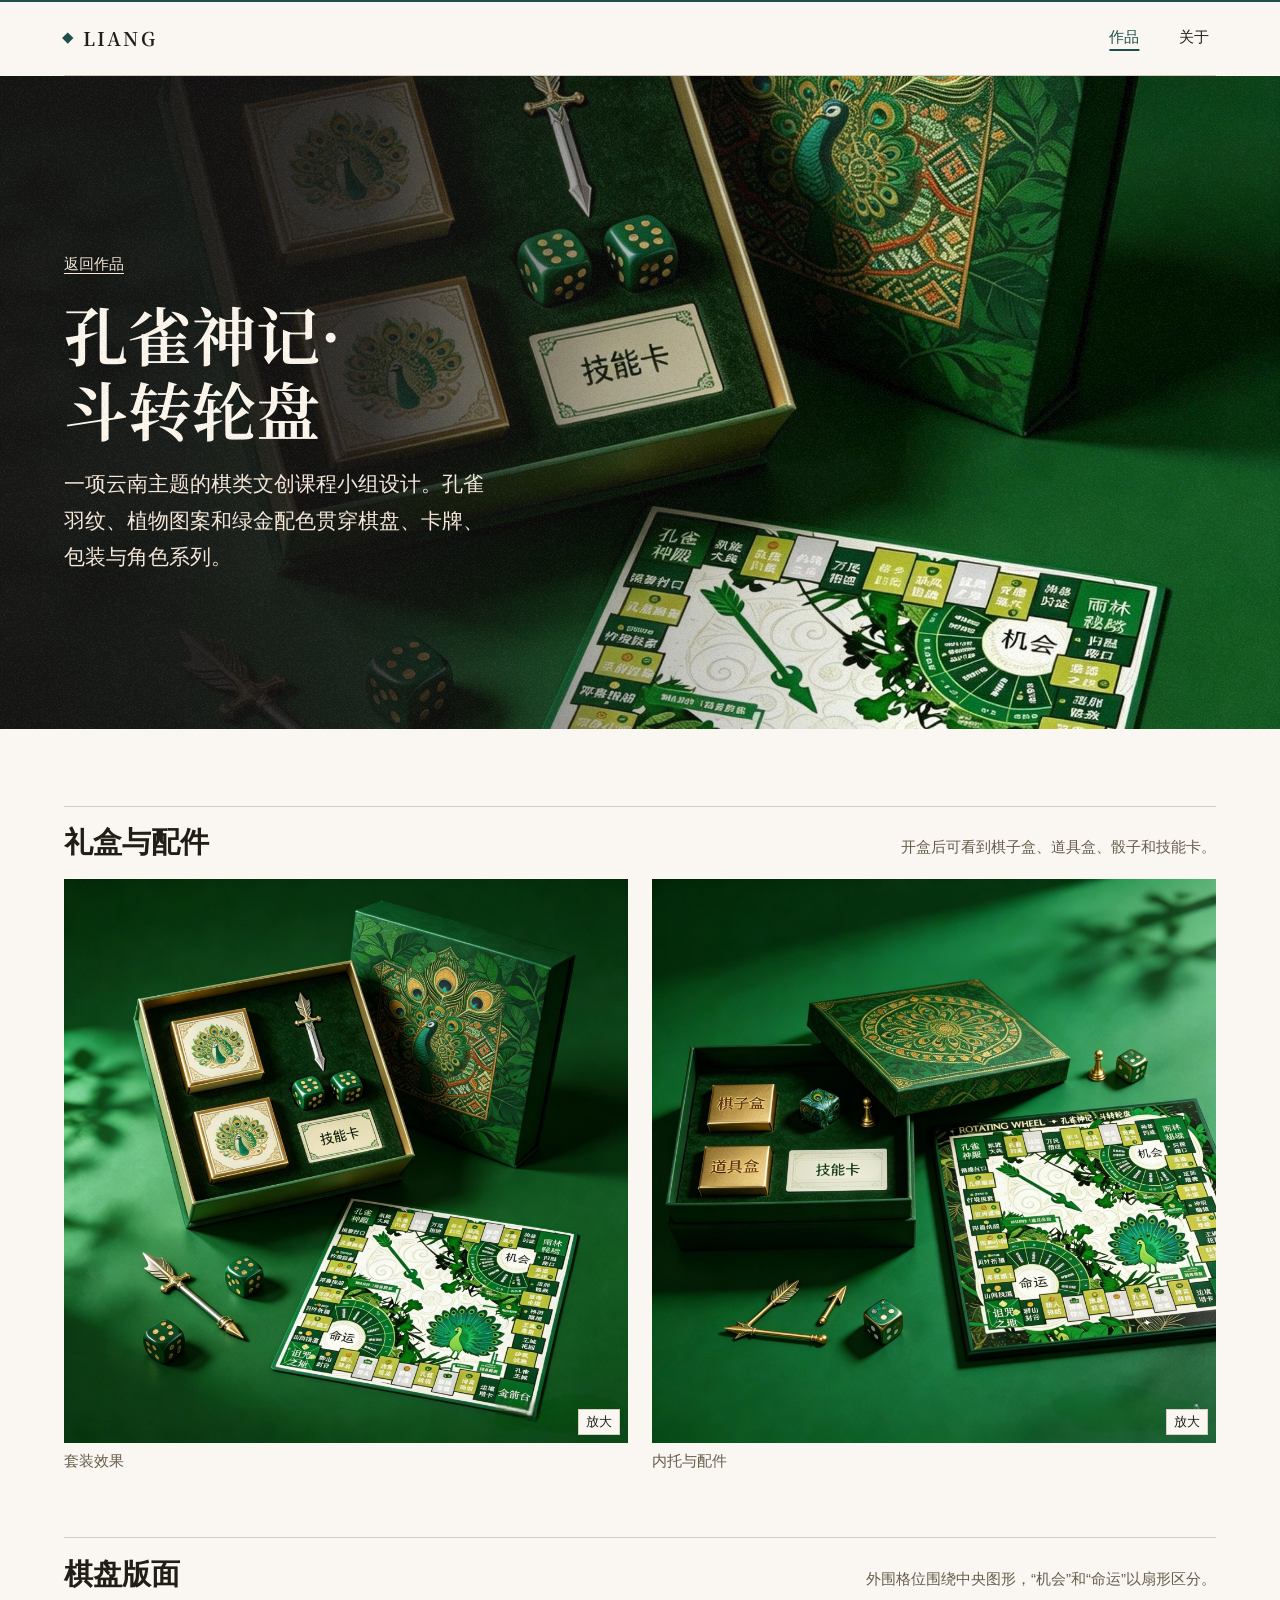
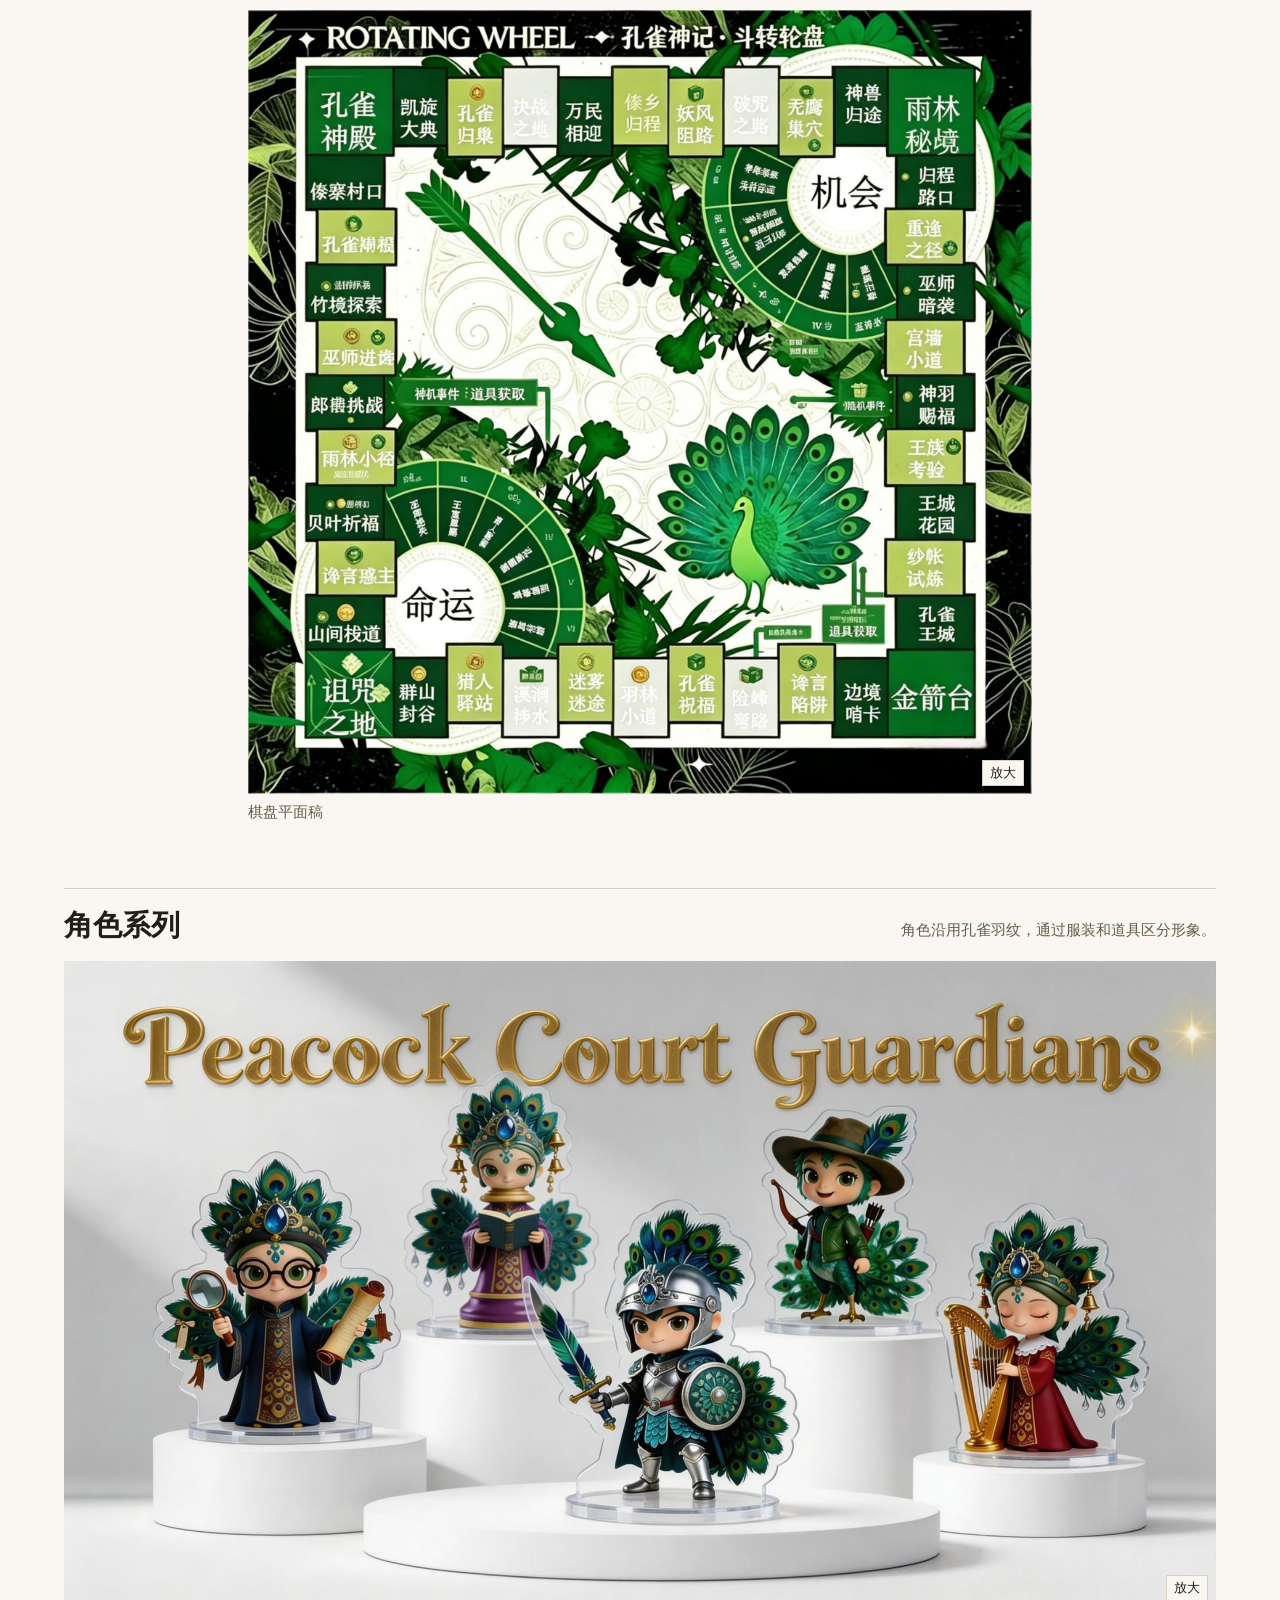
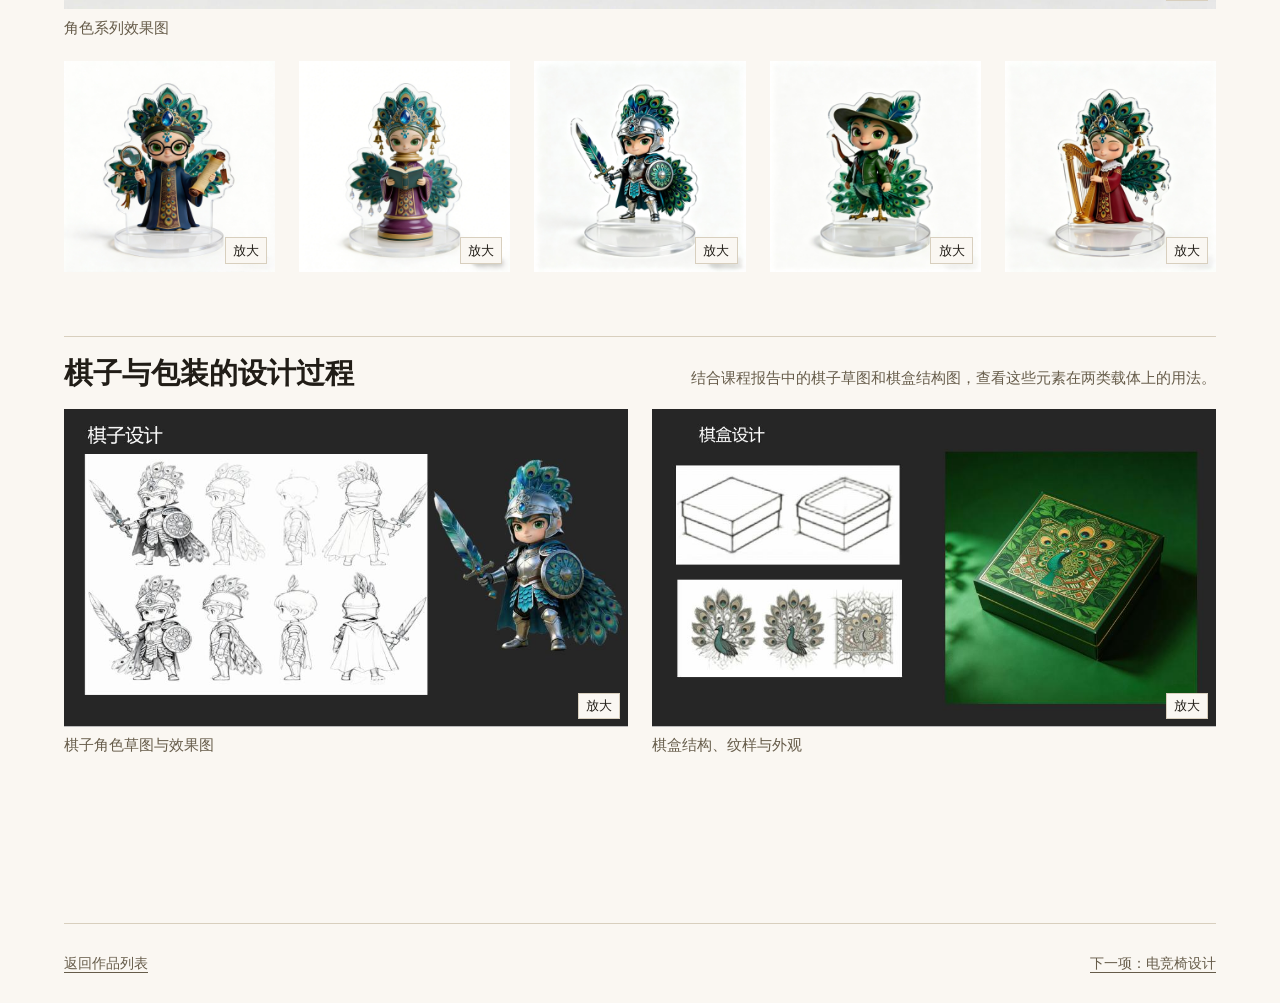
<file: cases/peacock.html>
<!doctype html>
<html lang="zh-CN" dir="ltr">
<head>
  <meta charset="utf-8">
  <meta name="viewport" content="width=device-width, initial-scale=1">
  <meta name="description" content="孔雀神记·斗转轮盘，云南主题棋类文创设计，展示棋盘、包装、配件与角色。">
  <meta name="theme-color" content="#faf7f2">
  <title>孔雀神记·斗转轮盘｜LIANG 作品集</title>
  <link rel="stylesheet" href="../style.css">
  <script src="../cover-transitions.js"></script>
  <script defer src="../interactions.js"></script>
</head>
<body>
  <a class="skip-link" href="#main">跳到主要内容</a>
  <header class="site-header">
    <div class="frame header-row">
      <a class="site-name" href="../index.html" lang="en">LIANG</a>
      <nav aria-label="主导航">
        <a href="../index.html#work" aria-current="true">作品</a>
        <a href="../about.html">关于</a>
      </nav>
    </div>
  </header>

  <main id="main" class="frame case-page">
    <div class="case-opening">
      <div class="page-intro">
        <a class="back-link" href="../index.html#work">返回作品</a>
        <h1><span class="title-part">孔雀神记·</span><wbr><span class="title-part">斗转轮盘</span></h1>
        <p>一项云南主题的棋类文创课程小组设计。孔雀羽纹、植物图案和绿金配色贯穿棋盘、卡牌、包装与角色系列。</p>
      </div>

      <figure class="case-cover case-cover-image">
        <img src="../assets/peacock/kit.jpg" alt="打开的孔雀神记文创礼盒与棋盘" width="2000" height="2000" fetchpriority="high">
      </figure>
    </div>

    <section class="case-demo" aria-labelledby="packaging">
      <div class="demo-heading">
        <h2 id="packaging">礼盒与配件</h2>
        <p>开盒后可看到棋子盒、道具盒、骰子和技能卡。</p>
      </div>
      <div class="case-gallery case-gallery-pair">
        <figure><img src="../assets/peacock/kit.jpg" alt="绿金孔雀礼盒开启后展示骰子、技能卡和棋盘" width="2000" height="2000"><figcaption>套装效果</figcaption></figure>
        <figure><img src="../assets/peacock/box.jpg" alt="摆在棋盘旁的礼盒内托分区放置棋子盒、道具盒与技能卡" width="2000" height="2000" loading="lazy"><figcaption>内托与配件</figcaption></figure>
      </div>
    </section>

    <section class="case-demo" aria-labelledby="board">
      <div class="demo-heading">
        <h2 id="board">棋盘版面</h2>
        <p>外围格位围绕中央图形，“机会”和“命运”以扇形区分。</p>
      </div>
      <figure class="case-board">
        <a href="../assets/peacock/board.jpg"><img src="../assets/peacock/board.jpg" alt="完整棋盘，外围为绿白格位，内侧两角分别标有机会和命运" width="1080" height="1080" loading="lazy"></a>
        <figcaption>棋盘平面稿</figcaption>
      </figure>
    </section>

    <section class="case-demo" aria-labelledby="characters">
      <div class="demo-heading">
        <h2 id="characters">角色系列</h2>
        <p>角色沿用孔雀羽纹，通过服装和道具区分形象。</p>
      </div>
      <figure class="case-banner">
        <img src="../assets/peacock/group.jpg" alt="五个孔雀主题角色在白色展台上合照" width="2000" height="1125" loading="lazy">
        <figcaption>角色系列效果图</figcaption>
      </figure>
      <div class="case-gallery case-gallery-five">
        <figure><img src="../assets/peacock/explorer.jpg" alt="手持放大镜和卷轴的角色" width="2000" height="2000" loading="lazy"></figure>
        <figure><img src="../assets/peacock/reader.jpg" alt="身穿紫色服装、捧着书的角色" width="2000" height="2000" loading="lazy"></figure>
        <figure><img src="../assets/peacock/guard.jpg" alt="身着银色盔甲并手持剑盾的角色" width="2000" height="2000" loading="lazy"></figure>
        <figure><img src="../assets/peacock/archer.jpg" alt="佩戴宽檐帽和弓箭的角色" width="2000" height="2000" loading="lazy"></figure>
        <figure><img src="../assets/peacock/musician.jpg" alt="身穿红色服装、弹奏竖琴的角色" width="2000" height="2000" loading="lazy"></figure>
      </div>
    </section>
    <section class="case-demo" aria-labelledby="process">
      <div class="demo-heading">
        <h2 id="process">棋子与包装的设计过程</h2>
        <p>结合课程报告中的棋子草图和棋盒结构图，查看这些元素在两类载体上的用法。</p>
      </div>
      <div class="case-gallery case-gallery-pair">
        <figure><img src="../assets/peacock/character-process.jpg" alt="棋子角色的铅笔草图与孔雀羽纹角色的效果图并排展示" width="900" height="507" loading="lazy"><figcaption>棋子角色草图与效果图</figcaption></figure>
        <figure><img src="../assets/peacock/box-process.jpg" alt="棋盒结构线稿、纹样草图与绿色棋盒效果图" width="900" height="507" loading="lazy"><figcaption>棋盒结构、纹样与外观</figcaption></figure>
      </div>
    </section>
    <!-- 有完整项目资料后补充个人职责、视觉素材来源、玩法规则和验证记录。 -->
  </main>

  <footer class="frame site-footer">
    <a href="../index.html#work">返回作品列表</a>
    <a href="gaming-chair.html">下一项：电竞椅设计</a>
  </footer>
</body>
</html>
</file>
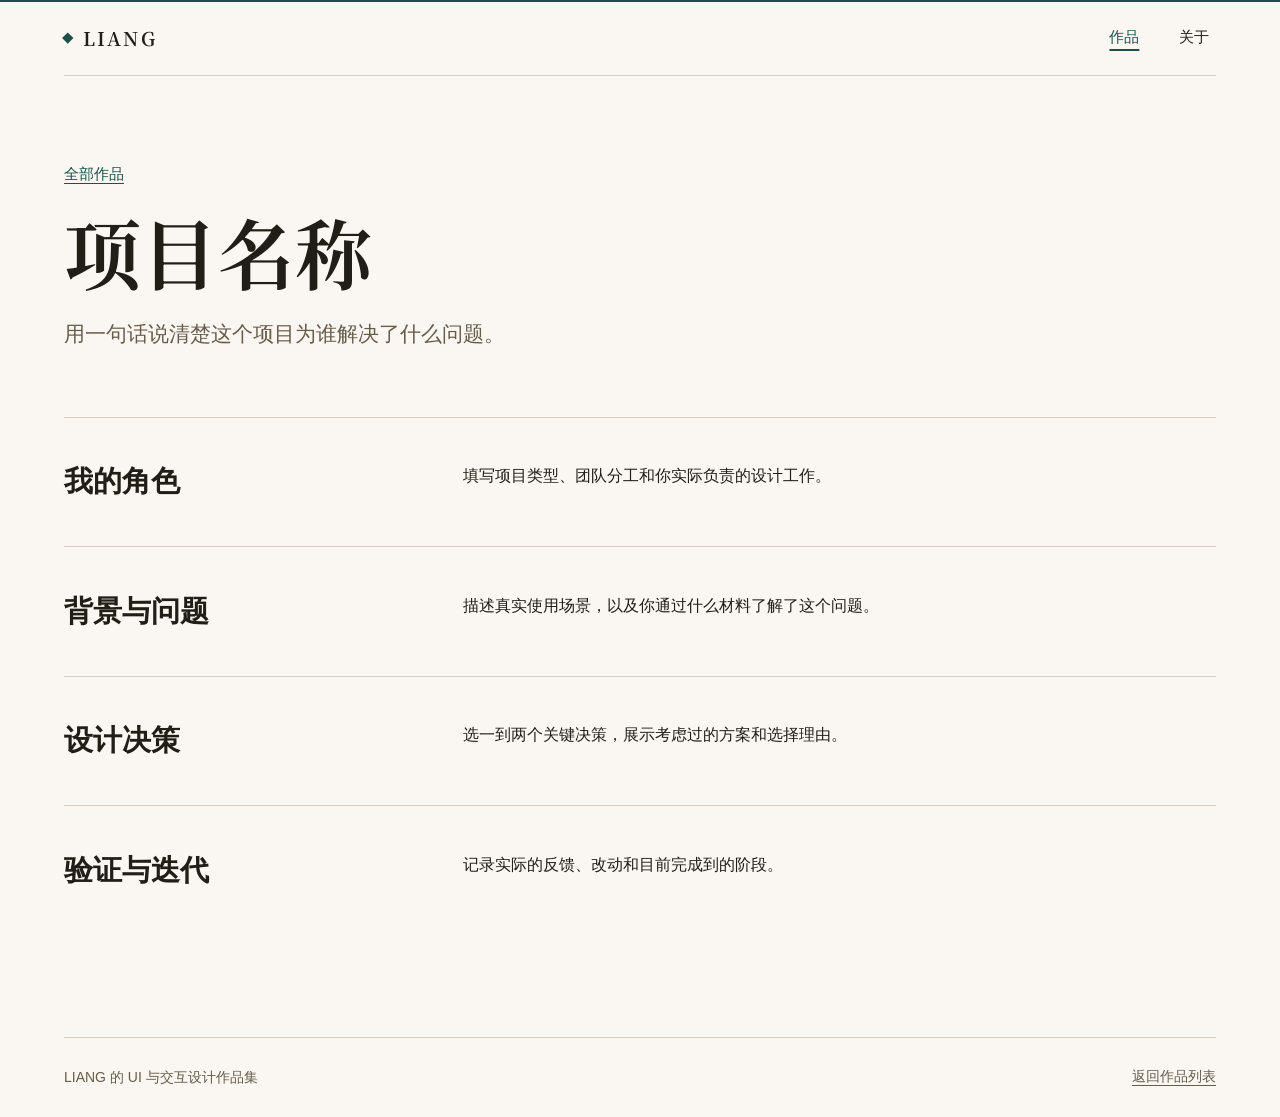
<file: cases/template.html>
<!doctype html>
<html lang="zh-CN" dir="ltr">
<head>
  <meta charset="utf-8">
  <meta name="viewport" content="width=device-width, initial-scale=1">
  <meta name="robots" content="noindex">
  <meta name="theme-color" content="#faf7f2">
  <title>案例模板｜LIANG 作品集</title>
  <link rel="stylesheet" href="../style.css">
</head>
<body>
  <a class="skip-link" href="#main">跳到主要内容</a>
  <header class="site-header">
    <div class="frame header-row">
      <a class="site-name" href="../index.html" lang="en">LIANG</a>
      <nav aria-label="主导航">
        <a href="../index.html#work" aria-current="true">作品</a>
        <a href="../about.html">关于</a>
      </nav>
    </div>
  </header>

  <main id="main" class="frame case-page">
    <div class="page-intro">
      <a class="back-link" href="../index.html#work">全部作品</a>
      <h1>项目名称</h1>
      <p>用一句话说清楚这个项目为谁解决了什么问题。</p>
    </div>

    <!--
      在此放最终界面、交互演示或原型链接。图片写有意义的 alt。
      案例完成后删除本页 noindex，更新 title，并从首页添加入口。
    -->
    <section class="content-row" aria-labelledby="role">
      <h2 id="role">我的角色</h2>
      <p>填写项目类型、团队分工和你实际负责的设计工作。</p>
    </section>
    <section class="content-row" aria-labelledby="problem">
      <h2 id="problem">背景与问题</h2>
      <p>描述真实使用场景，以及你通过什么材料了解了这个问题。</p>
    </section>
    <section class="content-row" aria-labelledby="decisions">
      <h2 id="decisions">设计决策</h2>
      <p>选一到两个关键决策，展示考虑过的方案和选择理由。</p>
    </section>
    <section class="content-row" aria-labelledby="outcome">
      <h2 id="outcome">验证与迭代</h2>
      <p>记录实际的反馈、改动和目前完成到的阶段。</p>
    </section>
  </main>

  <footer class="frame site-footer">
    <p>LIANG 的 UI 与交互设计作品集</p>
    <a href="../index.html#work">返回作品列表</a>
  </footer>
</body>
</html>
</file>
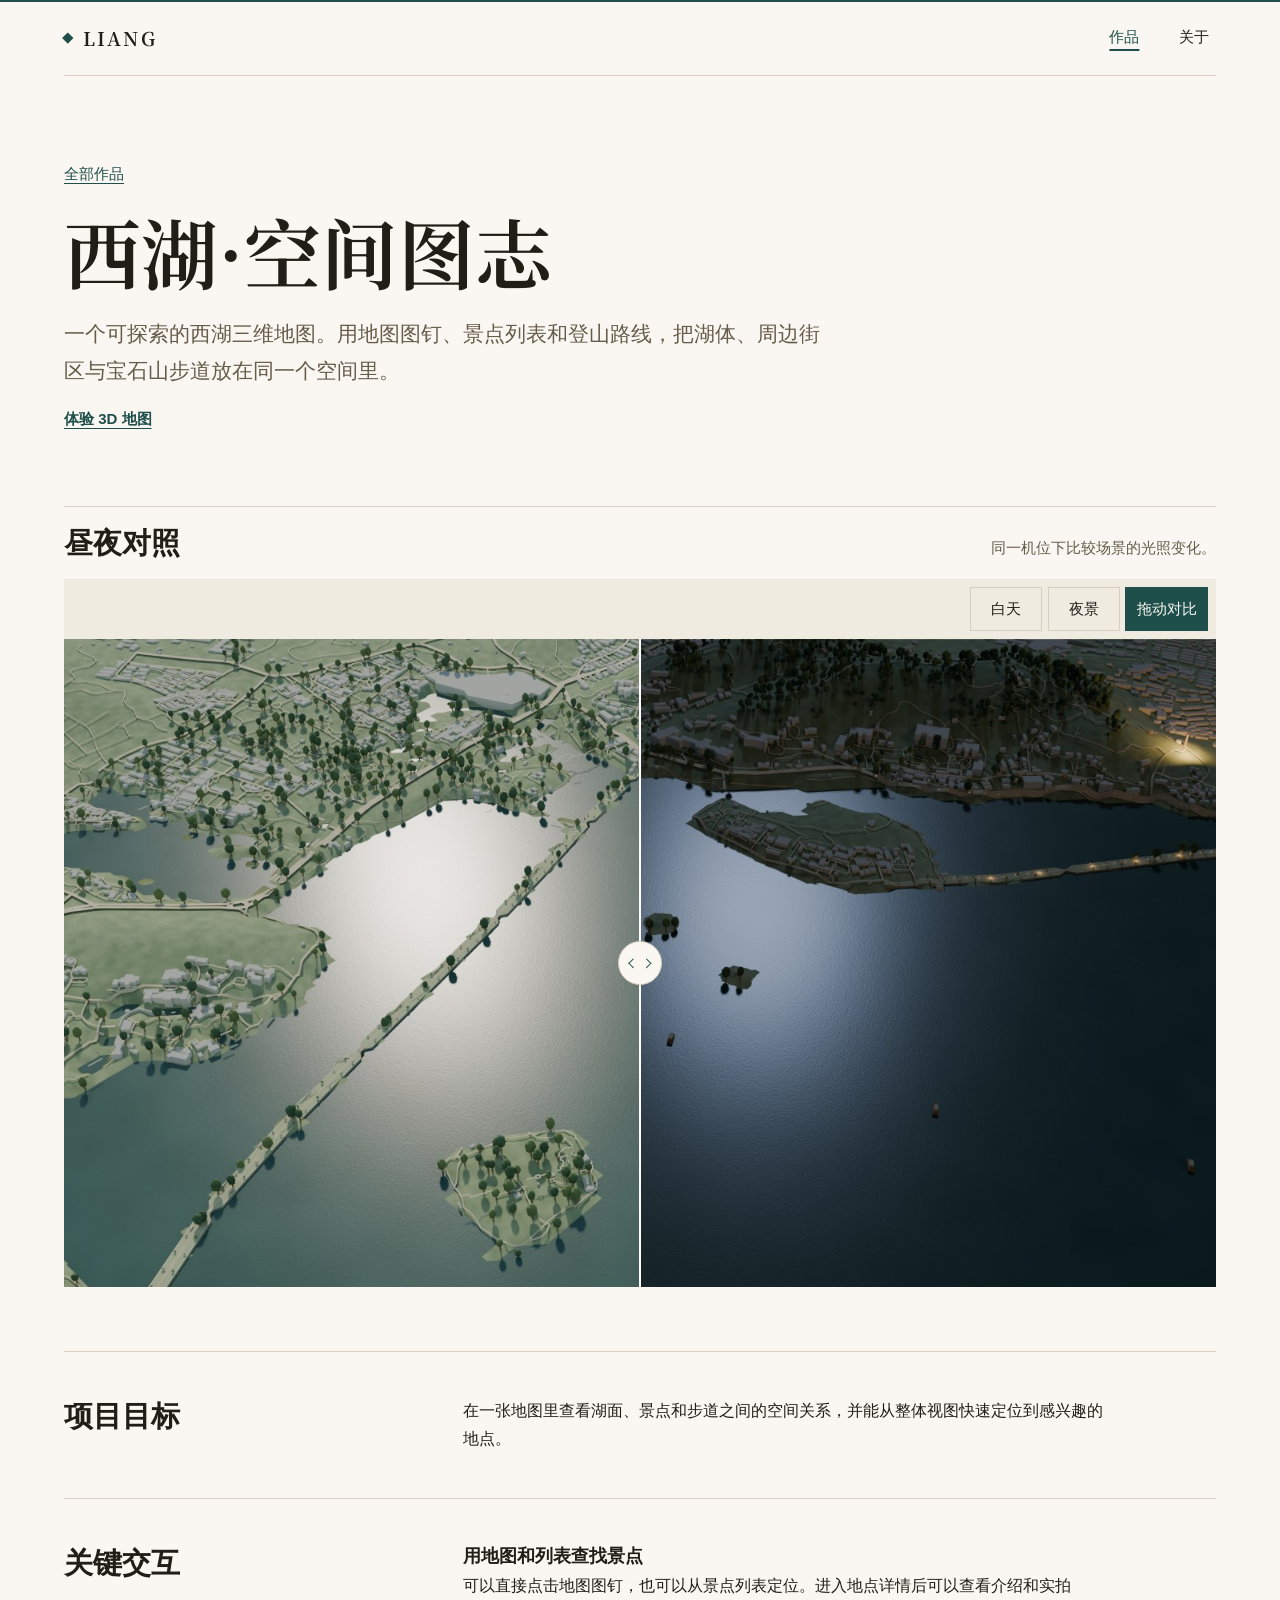
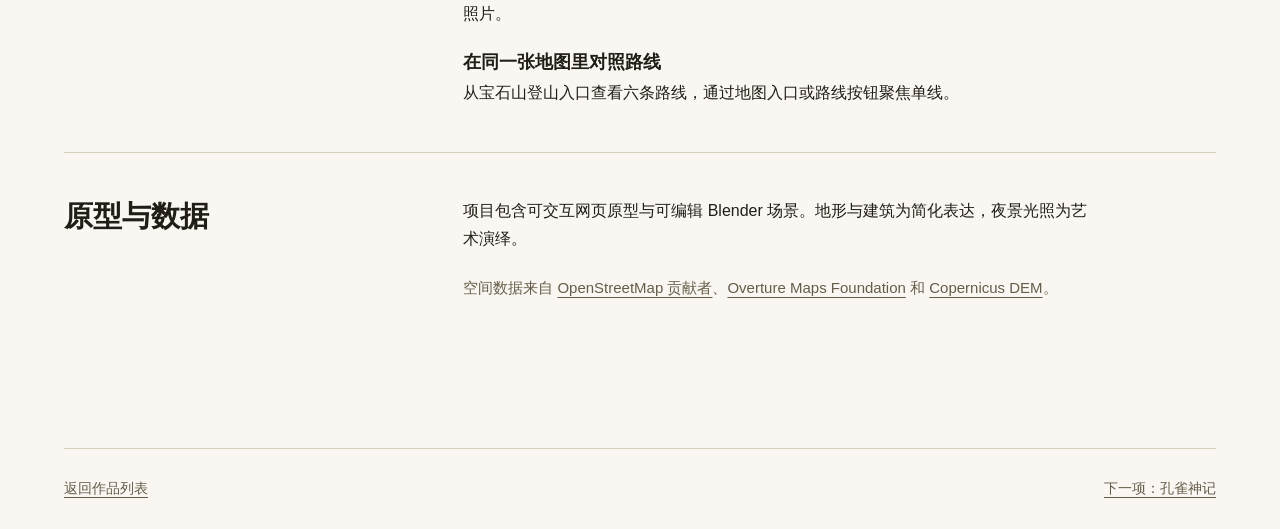
<file: cases/westlake.html>
<!doctype html>
<html lang="zh-CN" dir="ltr">
<head>
  <meta charset="utf-8">
  <meta name="viewport" content="width=device-width, initial-scale=1">
  <meta name="description" content="西湖空间图志是一份可交互的三维地图原型，支持地图探索、景点查看、路线聚焦与昼夜切换。">
  <meta name="theme-color" content="#faf7f2">
  <title>西湖·空间图志｜LIANG 作品集</title>
  <link rel="stylesheet" href="../style.css">
  <script defer src="../interactions.js"></script>
</head>
<body>
  <a class="skip-link" href="#main">跳到主要内容</a>
  <header class="site-header">
    <div class="frame header-row">
      <a class="site-name" href="../index.html" lang="en">LIANG</a>
      <nav aria-label="主导航">
        <a href="../index.html#work" aria-current="true">作品</a>
        <a href="../about.html">关于</a>
      </nav>
    </div>
  </header>

  <main id="main" class="frame case-page">
    <div class="page-intro">
      <a class="back-link" href="../index.html#work">全部作品</a>
      <h1><span class="title-part">西湖·</span><wbr><span class="title-part">空间图志</span></h1>
      <p>一个可探索的西湖三维地图。用地图图钉、景点列表和登山路线，把湖体、周边街区与宝石山步道放在同一个空间里。</p>
      <a class="text-link" href="https://lxy060807.github.io/portfolio/westlake-3d/">体验 3D 地图</a>
    </div>

    <section class="case-demo" aria-labelledby="demo-title">
      <div class="demo-heading">
        <h2 id="demo-title">昼夜对照</h2>
        <p>同一机位下比较场景的光照变化。</p>
      </div>
      <div class="comparison">
        <fieldset class="view-switch">
          <legend class="visually-hidden">选择场景光照</legend>
          <input class="visually-hidden" type="radio" name="scene-light" id="scene-day" checked>
          <label for="scene-day">白天</label>
          <input class="visually-hidden" type="radio" name="scene-light" id="scene-night">
          <label for="scene-night">夜景</label>
          <input class="visually-hidden" type="radio" name="scene-light" id="scene-split" hidden>
          <label for="scene-split" hidden>拖动对比</label>
        </fieldset>
        <figure class="scene case-cover-transition">
          <img class="scene-day" src="../assets/westlake-day.jpg" alt="日光下的西湖三维模型，湖岸、堤道和街区清晰可见" width="1440" height="900">
          <img class="scene-night" src="../assets/westlake-night.jpg" alt="夜间的同一西湖场景，湖岸和周边街区由灯光勾勒" width="1440" height="900">
          <input class="scene-range" type="range" min="0" max="100" value="50" aria-label="调整画面中的白天与夜景比例" hidden>
          <span class="scene-divider" aria-hidden="true"><span></span></span>
        </figure>
      </div>
    </section>

    <!-- 补写真实的项目背景、本人职责、备选方案与验证结果。不要从这两个交互描述推断个人贡献。 -->
    <section class="content-row" aria-labelledby="goal">
      <h2 id="goal">项目目标</h2>
      <p>在一张地图里查看湖面、景点和步道之间的空间关系，并能从整体视图快速定位到感兴趣的地点。</p>
    </section>
    <section class="content-row" aria-labelledby="interaction">
      <h2 id="interaction">关键交互</h2>
      <div class="case-details">
        <div>
          <h3>用地图和列表查找景点</h3>
          <p>可以直接点击地图图钉，也可以从景点列表定位。进入地点详情后可以查看介绍和实拍照片。</p>
        </div>
        <div>
          <h3>在同一张地图里对照路线</h3>
          <p>从宝石山登山入口查看六条路线，通过地图入口或路线按钮聚焦单线。</p>
        </div>
      </div>
    </section>
    <section class="content-row" aria-labelledby="delivery">
      <h2 id="delivery">原型与数据</h2>
      <div class="case-details">
        <p>项目包含可交互网页原型与可编辑 Blender 场景。地形与建筑为简化表达，夜景光照为艺术演绎。</p>
        <p class="data-credit">空间数据来自 <a href="https://www.openstreetmap.org/copyright">OpenStreetMap 贡献者</a>、<a href="https://docs.overturemaps.org/attribution/#buildings">Overture Maps Foundation</a> 和 <a href="https://dataspace.copernicus.eu/explore-data/data-collections/copernicus-contributing-missions/collections-description/COP-DEM">Copernicus DEM</a>。</p>
      </div>
    </section>
  </main>

  <footer class="frame site-footer">
    <a href="../index.html#work">返回作品列表</a>
    <a href="peacock.html">下一项：孔雀神记</a>
  </footer>
</body>
</html>
</file>
<file: style.css>
@font-face {
  font-family: "Portfolio Serif";
  src: url("assets/fonts/noto-serif-sc-display.woff2") format("woff2");
  font-weight: 500 700;
  font-display: swap;
}

@view-transition { navigation: auto; }

:root {
  color-scheme: light;
  --paper: #faf7f2;
  --surface: #f0ebe1;
  --white: #fff;
  --ink: #211d17;
  --muted: #665c4a;
  --line: #d8cfbe;
  --accent: #1e4f4a;
  --dark: #202c28;
  --dark-text: #d7dfd8;
  --font-display: "Portfolio Serif", Georgia, "Songti SC", SimSun, serif;
  --gutter: clamp(1.25rem, 5vw, 5.5rem);
  --ease-out: cubic-bezier(.16, 1, .3, 1);

  font-family: "Helvetica Neue", "PingFang SC", "Microsoft YaHei", "Noto Sans CJK SC", sans-serif;
  color: var(--ink);
  background: var(--paper);
  line-break: strict;
  word-break: normal;
  text-autospace: ideograph-alpha ideograph-numeric;
  text-spacing-trim: normal;
  scroll-behavior: smooth;
}

*, *::before, *::after { box-sizing: border-box; }

body {
  display: flex;
  min-height: 100vh;
  flex-direction: column;
  margin: 0;
}

main { flex: 1; }

h1, h2, h3, p, figure { margin: 0; }

p {
  line-height: 1.75;
  overflow-wrap: break-word;
  text-wrap: pretty;
}

a {
  color: inherit;
  text-underline-offset: .26em;
}

a:hover { color: var(--accent); }

:focus-visible {
  outline: 2px solid var(--accent);
  outline-offset: 5px;
}

::selection {
  color: var(--paper);
  background: var(--accent);
}

.frame {
  width: min(calc(100% - 2 * var(--gutter)), 82rem);
  margin-inline: auto;
}

.visually-hidden {
  position: absolute;
  overflow: hidden;
  width: 1px;
  height: 1px;
  clip-path: inset(50%);
  white-space: nowrap;
}

.skip-link {
  position: absolute;
  z-index: 2;
  inset: .75rem auto auto .75rem;
  padding: .65rem 1rem;
  background: var(--paper);
  transform: translateY(-180%);
}

.skip-link:focus { transform: none; }

.header-row {
  min-height: 4.75rem;
  display: flex;
  align-items: center;
  justify-content: space-between;
  flex-wrap: wrap;
  gap: .25rem 1.5rem;
  padding-block: .5rem;
  border-bottom: 1px solid var(--line);
}

.site-name {
  display: inline-flex;
  align-items: center;
  gap: .7rem;
  min-height: 2.75rem;
  font-family: var(--font-display);
  font-size: 1.18rem;
  font-weight: 650;
  letter-spacing: .12em;
  text-decoration: none;
}

.site-name::before {
  width: .47rem;
  aspect-ratio: 1;
  transform: rotate(45deg);
  background: var(--accent);
  content: "";
}

nav { display: flex; gap: clamp(.5rem, 2vw, 1.6rem); }

nav a {
  display: grid;
  min-width: 2.75rem;
  min-height: 2.75rem;
  place-items: center;
  font-size: .9375rem;
  text-decoration: none;
}

nav a[aria-current] {
  color: var(--accent);
  text-decoration: underline;
  text-decoration-thickness: 2px;
  text-underline-offset: .48em;
}

h1 {
  font-size: clamp(3rem, 7.1vw, 6rem);
  line-height: 1.18;
  font-family: var(--font-display);
  font-weight: 650;
}

.title-period {
  display: inline-block;
  width: .145em;
  aspect-ratio: 1;
  margin-inline-start: .14em;
  vertical-align: .04em;
  background: var(--accent);
}

.page-intro p { color: var(--muted); }

.project-link::after {
  width: .44rem;
  height: .44rem;
  border: solid currentColor;
  border-width: 0 1px 1px 0;
  transform: rotate(-45deg);
  content: "";
}

.text-link {
  display: inline-flex;
  align-items: center;
  min-height: 2.75rem;
  margin-block-start: .55rem;
  color: var(--accent);
  font-size: .9375rem;
  font-weight: 700;
}

.home-work { scroll-margin-top: 1rem; }

.portfolio-home {
  --paper: #f7f7f8;
  --surface: #ededef;
  --ink: #1d1b1b;
  --muted: #595655;
  --line: #d6d2ce;
  --accent: #8b2e1d;
  background: var(--paper);
}

.showcase {
  position: relative;
  overflow: clip;
  background: radial-gradient(ellipse at 69% 53%, #fff 0%, var(--paper) 72%);
}

.showcase::after, .case-opening::after {
  position: absolute;
  z-index: 4;
  inset: 0;
  background: url("assets/film-grain.png") repeat;
  opacity: .25;
  pointer-events: none;
  content: "";
}

.showcase-wrap {
  padding-block: clamp(1.2rem, 3vw, 2.75rem) 1.5rem;
  border-block-end: 1px solid var(--line);
}

.showcase h1 {
  display: flex;
  flex-wrap: wrap;
  align-items: baseline;
  gap: .3rem 1.15rem;
  margin-block-end: .9rem;
  font-size: clamp(1.1rem, 2.2vw, 1.7rem);
  font-weight: 550;
}

.showcase h1 span {
  color: var(--muted);
  font-family: inherit;
  font-size: .94rem;
  font-weight: 500;
}

.showcase-controls {
  position: relative;
  z-index: 4;
  display: flex;
  flex-wrap: wrap;
  gap: .3rem 1.25rem;
  min-inline-size: 0;
  margin: 0;
  padding: 0;
  border: 0;
  border-block-end: 1px solid var(--line);
}

.showcase-controls label {
  display: grid;
  min-block-size: 2.75rem;
  align-items: center;
  padding-inline: .2rem;
  border-block-end: 2px solid transparent;
  color: var(--muted);
  cursor: pointer;
  font-size: .94rem;
  transition: border-color 150ms ease-out, color 150ms ease-out;
}

.showcase-controls label:hover,
.showcase-controls input:checked + label {
  border-color: currentColor;
  color: var(--accent);
}

.showcase-controls input:focus-visible + label {
  outline: 2px solid var(--accent);
  outline-offset: 3px;
}

.showcase-scenes {
  position: relative;
  display: grid;
  isolation: isolate;
  touch-action: pan-y pinch-zoom;
}

.showcase-scene {
  grid-area: 1 / 1;
  display: grid;
  grid-template-columns: minmax(0, 41%) minmax(0, 1fr);
  min-block-size: clamp(27rem, 41vw, 40rem);
  visibility: hidden;
  opacity: 0;
  transition: opacity 180ms ease-out;
}

.showcase:has(#showcase-cinis:checked) .showcase-cinis,
.showcase:has(#showcase-movie:checked) .showcase-movie,
.showcase:has(#showcase-peacock:checked) .showcase-peacock,
.showcase:has(#showcase-chair:checked) .showcase-chair {
  z-index: 3;
  visibility: visible;
  opacity: 1;
}

.showcase-scene { pointer-events: none; }
.showcase-copy > * { pointer-events: auto; }

.showcase-copy {
  position: relative;
  grid-area: 1 / 1;
  align-self: start;
  max-inline-size: 27rem;
  padding-block: 2.5rem;
  padding-inline-end: clamp(1.5rem, 5vw, 4rem);
}

.showcase-copy h2 {
  margin-block: .7rem 1rem;
  font-family: var(--font-display);
  font-size: clamp(2.5rem, 4.65vw, 5.5rem);
  font-weight: 650;
  line-height: 1.07;
}

.showcase-copy h2 span { display: block; }
.showcase-copy h2 b { display: block; font-weight: inherit; }
.showcase-copy > p { color: var(--muted); }

.showcase-type {
  width: fit-content;
  padding-inline-start: .65rem;
  border-inline-start: 2px solid var(--accent);
  font-size: .88rem;
}

.showcase-action, .showcase-all {
  display: inline-flex;
  min-block-size: 2.75rem;
  align-items: center;
  color: var(--ink);
  font-weight: 650;
  text-underline-offset: .35em;
}

.showcase-action { margin-block-start: .75rem; }
.showcase-action:hover, .showcase-all:hover { color: var(--accent); }

.showcase-all {
  position: relative;
  z-index: 3;
  color: var(--muted);
  font-size: .94rem;
}

.showcase-toolbar {
  position: relative;
  z-index: 3;
  display: flex;
  align-items: center;
  justify-content: space-between;
  gap: .75rem;
  border-block-start: 1px solid var(--line);
}

.reel-controls:not([hidden]) { display: flex; align-items: center; gap: clamp(.4rem, 2vw, 1.1rem); }
.reel-controls button {
  width: 2.75rem;
  height: 2.75rem;
  border: 0;
  background: transparent;
  color: var(--ink);
  font: inherit;
  font-size: 1.15rem;
  cursor: pointer;
}
.reel-controls button:hover:not(:disabled) { color: var(--accent); }
.reel-controls button:disabled { opacity: .4; cursor: default; }
.reel-index { color: var(--muted); font-size: .8rem; font-variant-numeric: tabular-nums; }

.showcase-art {
  --disc-diameter: clamp(17rem, 34vw, 33rem);
  position: absolute;
  z-index: 2;
  inset: 0 calc(-1 * var(--gutter));
  overflow: clip;
  perspective: 75rem;
  perspective-origin: 60% 57%;
  isolation: isolate;
  touch-action: pan-y pinch-zoom;
  user-select: none;
  -webkit-touch-callout: none;
}

.reel-particles {
  position: absolute;
  z-index: 70;
  inset: 0;
  width: 100%;
  height: 100%;
  pointer-events: none;
}

.showcase-art::before {
  position: absolute;
  inset: 13% 0;
  z-index: -1;
  background: repeating-linear-gradient(to bottom, #56504e17 0 1px, transparent 1px 33.33%);
  mask-image: linear-gradient(90deg, transparent 10%, #000 57%);
  pointer-events: none;
  content: "";
}

.showcase-disc {
  --disc-tone: #24211e;
  position: absolute;
  top: 55%;
  left: 60%;
  display: grid;
  width: var(--disc-diameter);
  aspect-ratio: 1;
  border-radius: 50%;
  color: #fff9ef;
  cursor: pointer;
  transform-style: preserve-3d;
  transform: translate(-50%, -50%) rotateY(-22deg) rotateZ(15deg);
}

.showcase-art:not([data-enhanced]) .showcase-disc { visibility: hidden; }
.showcase:has(#showcase-cinis:checked) .showcase-art:not([data-enhanced]) .disc-cinis,
.showcase:has(#showcase-movie:checked) .showcase-art:not([data-enhanced]) .disc-movie,
.showcase:has(#showcase-peacock:checked) .showcase-art:not([data-enhanced]) .disc-peacock,
.showcase:has(#showcase-chair:checked) .showcase-art:not([data-enhanced]) .disc-chair { visibility: visible; }
.disc-movie { --disc-tone: #673c41; }
.disc-peacock { --disc-tone: #075b37; }
.disc-chair { --disc-tone: #515041; }

.disc-motion, .disc-face, .disc-reverse {
  position: absolute;
  inset: 0;
  display: block;
  border-radius: inherit;
}

.disc-motion { transform-style: preserve-3d; }

.disc-reverse {
  backface-visibility: hidden;
  transform: rotateY(180deg);
  border: 1px solid #494648;
  background: conic-gradient(from -17deg, #262526, #555759 16%, #28272b 29%, #6a6966 51%, #27272b 73%, #4c4a4f 90%, #262526);
  mask-image: radial-gradient(circle closest-side, transparent 0 8.5%, #000 9% 100%, transparent 100%);
}

.disc-face {
  backface-visibility: hidden;
  isolation: isolate;
  overflow: hidden;
  border: 1px solid #bbb8b3;
  box-shadow: inset 0 0 0 3px #e3deda80, inset 0 0 0 5px #28272b70;
  background: var(--disc-tone);
  mask-image: radial-gradient(circle closest-side, transparent 0 8.5%, #000 9% 100%, transparent 100%);
}

.disc-face img {
  position: absolute;
  z-index: -2;
  width: 100%;
  height: 100%;
  object-fit: cover;
  object-position: center 38%;
  -webkit-user-drag: none;
}

.disc-movie img { object-position: center 34%; }

.disc-face::before, .disc-face::after {
  position: absolute;
  inset: 0;
  border-radius: inherit;
  pointer-events: none;
  content: "";
}

.disc-face::before {
  z-index: -1;
  background:
    radial-gradient(circle closest-side, transparent 94%, #fbf7f3a3 97%, #211e2080 99.5%),
    linear-gradient(25deg, #181514ed 3%, transparent 68%);
}

.disc-face::after {
  rotate: var(--reel-light, 0deg);
  background:
    repeating-radial-gradient(circle at center, transparent 0 3px, #fff1 4px, transparent 5px 7px),
    conic-gradient(from -35deg, transparent, #ccdef647 11%, transparent 30%, transparent 58%, #fff0bd45 70%, transparent 87%);
  mix-blend-mode: screen;
}

.disc-hub {
  backface-visibility: hidden;
  transform: translateZ(1px);
  position: absolute;
  inset: 43%;
  border-radius: 50%;
  border: .07rem solid #d3d3d7;
  box-shadow: 0 0 0 .32rem #1d1b1bbc, inset 0 0 0 .18rem #bbbcc19e;
  background: conic-gradient(from 24deg, #63626d, #f3efe8, #797b85, #e8dbce, #63626d);
  mask-image: radial-gradient(circle closest-side, transparent 57%, #000 61%);
}

.disc-inscription {
  position: absolute;
  inset: auto 12% 19%;
  font-family: var(--font-display);
  font-size: calc(var(--disc-diameter) * .10);
  font-weight: 650;
  line-height: 1.15;
  text-shadow: 0 2px 10px #1e1c1b;
  color: #fff9ef;
  text-align: center;
}

@property --disc-outline {
  syntax: "<angle>";
  inherits: false;
  initial-value: 0deg;
}

.showcase-disc::after {
  --disc-outline: 0deg;
  position: absolute;
  inset: -3% -2% -2% -3%;
  border: 1px solid #302c2b;
  border-radius: 50% 48% 52% 47%;
  rotate: -8deg;
  mask: conic-gradient(from -23deg, #000 var(--disc-outline), transparent 0);
  pointer-events: none;
  content: "";
}

.showcase-art:not([data-moving]) .showcase-disc[data-active]::after { --disc-outline: 360deg; }

.showcase-disc:focus-visible { outline-offset: .8rem; }


.home-work { padding-block-start: clamp(1.5rem, 4vw, 3.5rem); }

.work-heading {
  display: flex;
  flex-wrap: wrap;
  align-items: center;
  justify-content: space-between;
  gap: .5rem 1rem;
  border-block-start: 1px solid var(--line);
}

.work-controls:not([hidden]), .work-filters:not([hidden]) {
  display: flex;
  flex-wrap: wrap;
  gap: .45rem;
}

.work-controls button, .work-filters button {
  min-block-size: 2.75rem;
  padding: .35rem .75rem;
  border: 1px solid var(--line);
  background: var(--paper);
  color: var(--accent);
  font: inherit;
  font-size: .91rem;
  cursor: pointer;
}

.work-controls button:disabled { opacity: .52; cursor: default; }
.work-controls button:not(:disabled):hover, .work-filters button:hover { border-color: var(--accent); }
.work-filters button[aria-pressed="true"] { background: var(--accent); color: var(--white); border-color: var(--accent); }

.section-label {
  padding-block: clamp(1rem, 2.4vw, 2rem) clamp(1.1rem, 2.5vw, 2.25rem);
  font-family: var(--font-display);
  font-size: clamp(1.65rem, 3vw, 2.65rem);
  font-weight: 650;
}

.project-list {
  position: relative;
  display: grid;
  grid-auto-flow: column;
  grid-auto-columns: calc((100% - 2 * clamp(1rem, 2.5vw, 2rem)) / 3);
  gap: clamp(1.5rem, 3.5vw, 3rem) clamp(1rem, 2.5vw, 2rem);
  overflow-x: auto;
  overscroll-behavior-inline: contain;
  scroll-snap-type: x mandatory;
  padding: 1rem .35rem 1.1rem;
  scrollbar-color: var(--line) transparent;
}

.project-list.is-dragging {
  cursor: grabbing;
  scroll-snap-type: none;
  user-select: none;
}

.project-list.is-dragging a { cursor: grabbing; }
.project-list .project-card[hidden] { display: none; }

.project-card {
  display: grid;
  grid-template-columns: minmax(0, 2.05fr) minmax(0, 1fr);
  background: var(--dark);
  color: var(--white);
  text-decoration: none;
  scroll-snap-align: start;
}

.project-card:hover { color: var(--white); }

.project-media {
  position: relative;
  overflow: hidden;
  aspect-ratio: 16 / 9;
  background: var(--surface);
}

.project-list .project-media::after {
  position: absolute;
  z-index: 1;
  inset: 1rem .52rem;
  border: 2px solid #fff9ea;
  border-radius: .3rem .75rem .4rem .6rem;
  box-shadow: inset 0 0 0 1px #211d1766;
  opacity: 0;
  clip-path: inset(0 100% 0 0);
  pointer-events: none;
  transition: clip-path 520ms var(--ease-out), opacity 220ms ease-out;
  content: "";
}

.project-list .project-card[data-centered] .project-media::after {
  clip-path: inset(0);
  opacity: 1;
}

.project-media img {
  display: block;
  width: 100%;
  height: 100%;
  object-fit: cover;
  transition: transform 650ms var(--ease-out);
}

@media (hover: hover) and (prefers-reduced-motion: no-preference) {
  .project-card:hover img { transform: scale(1.035); }
  .project-card:hover .project-link { transform: translateX(4px); }
}

.project-info {
  display: flex;
  align-items: flex-start;
  justify-content: center;
  flex-direction: column;
  padding: clamp(1.6rem, 3.9vw, 4rem);
}

.project-type {
  color: var(--dark-text);
  font-size: .875rem;
}

.project-info h3 {
  margin-block: .65rem .85rem;
  font-size: clamp(1.65rem, 3vw, 3rem);
  line-height: 1.24;
  font-family: var(--font-display);
  font-weight: 650;
  text-wrap: balance;
}

.title-part { white-space: nowrap; }

.project-link {
  display: inline-flex;
  align-items: center;
  gap: .6rem;
  margin-block-start: 1.75rem;
  font-size: .9375rem;
  font-weight: 700;
  transition: transform 220ms var(--ease-out);
}

.project-card:hover .project-link { text-decoration: underline; }

.project-card-compact {
  grid-template-columns: minmax(0, 1fr);
  grid-template-rows: auto 1fr;
  border-block-end: 1px solid var(--line);
  background: transparent;
  color: var(--ink);
}

.project-card-compact:hover { color: var(--ink); }

.project-card-compact .project-media { aspect-ratio: 4 / 3; }

.project-list .project-media {
  padding-block: .72rem;
}

.project-list .project-media::before {
  position: absolute;
  z-index: 1;
  inset: 0;
  background:
    repeating-linear-gradient(90deg, transparent 0 .52rem, #eee7dc 0 1rem, transparent 0 1.55rem) top .26rem left / 100% .19rem no-repeat,
    repeating-linear-gradient(90deg, transparent 0 .52rem, #eee7dc 0 1rem, transparent 0 1.55rem) bottom .26rem left / 100% .19rem no-repeat,
    linear-gradient(#252322, #252322) top / 100% .72rem no-repeat,
    linear-gradient(#252322, #252322) bottom / 100% .72rem no-repeat;
  pointer-events: none;
  content: "";
}

.project-card-compact .project-info {
  justify-content: flex-start;
  padding: 1rem 0 1.3rem;
}

.project-card-compact .project-type { color: var(--muted); }

.project-card-compact h3 { font-size: clamp(1.25rem, 2vw, 1.75rem); }

.project-card-compact .project-link {
  margin-block-start: auto;
  padding-block-start: 1rem;
  color: var(--accent);
}

.chair-cover { background: #eaeaea; }

.chair-cover img {
  object-fit: contain;
  padding: .5rem;
}

.movie-cover, .cinis-cover {
  display: grid;
  grid-template-columns: repeat(2, minmax(0, 1fr));
  grid-template-rows: minmax(0, 1fr);
  gap: 7%;
  padding: 5% 9%;
  background: #eee0de;
}

.cinis-cover { background: var(--ink); }
.movie-cover img, .cinis-cover img { object-fit: contain; }

.site-footer {
  display: flex;
  justify-content: space-between;
  align-items: center;
  flex-wrap: wrap;
  gap: .5rem 1rem;
  margin-block-start: clamp(3rem, 8vw, 7rem);
  padding-block: 1.1rem;
  border-top: 1px solid var(--line);
  color: var(--muted);
  font-size: .875rem;
}

.site-footer a {
  display: inline-flex;
  align-items: center;
  min-height: 2.75rem;
}

.page-intro {
  padding-block: clamp(2.4rem, 6vw, 5.5rem) clamp(2.2rem, 5vw, 4.5rem);
}

.page-intro h1 {
  font-size: clamp(2.65rem, 6vw, 5.5rem);
  text-wrap: balance;
}

.page-intro p {
  max-width: 37em;
  margin-block-start: 1.2rem;
  font-size: clamp(1.05rem, 1.7vw, 1.3rem);
}

.case-cover {
  display: grid;
  overflow: hidden;
  margin-block-end: clamp(2rem, 6vw, 5.4rem);
  margin-inline: calc(-1 * var(--gutter));
  background: var(--dark);
}

.case-cover img { display: block; width: 100%; height: auto; }

.case-cover-screens {
  grid-template-columns: repeat(3, minmax(0, 1fr));
  align-items: center;
  gap: clamp(.45rem, 4vw, 3rem);
  padding: clamp(1.2rem, 4vw, 3.5rem) clamp(.85rem, 10vw, 9rem);
}

.case-cover-screens img {
  max-height: min(65vh, 36rem);
  object-fit: contain;
}

.case-cover-cinis { background: radial-gradient(ellipse at center, #70543d, #211b16 75%); }
.case-cover-movie { background: radial-gradient(ellipse at center, #805559, #32242b 75%); }

.case-cover-chair {
  grid-template-columns: minmax(0, 1.08fr) minmax(0, .92fr);
  height: clamp(17rem, 47vw, 42rem);
  background: var(--surface);
}

.case-cover-chair img, .case-cover-image img { height: 100%; min-height: 0; object-fit: cover; }
.case-cover-image { height: clamp(17rem, 46vw, 42rem); }
.case-cover-image img { object-position: center 47%; }

.case-opening {
  position: relative;
  isolation: isolate;
  display: grid;
  margin-inline: calc(-1 * var(--gutter));
  margin-block-end: clamp(2rem, 6vw, 5.4rem);
  background: #151313;
  color: #fcf6ed;
}

.case-opening .case-cover {
  grid-area: 1 / 1;
  min-height: clamp(29rem, 51vw, 48rem);
  margin: 0;
}

.case-opening .case-cover-screens {
  gap: clamp(.55rem, 2vw, 2.1rem);
  padding-inline: 42% clamp(1.25rem, 5vw, 5.5rem);
}

.case-opening .case-cover-chair { grid-template-columns: minmax(0, 1fr) minmax(0, .75fr); }
.case-opening .case-cover-chair img:first-child { object-position: center 53%; }

.case-opening::before {
  position: absolute;
  z-index: 1;
  inset: 0;
  background: linear-gradient(90deg, #151313f7 0%, #151313f0 14%, #151313da 29%, #15131350 48%, transparent 70%);
  pointer-events: none;
  content: "";
}

.case-opening .page-intro {
  z-index: 2;
  grid-area: 1 / 1;
  align-self: center;
  width: min(36%, 36rem);
  margin-inline-start: max(var(--gutter), calc((100vw - 82rem) / 2));
  padding-inline-end: clamp(.75rem, 3vw, 3rem);
  pointer-events: none;
}

.case-opening .page-intro h1 { font-size: clamp(2.5rem, 5vw, 5.25rem); }
.case-opening .page-intro p, .case-opening .back-link { color: #f6e9db; }
.case-opening .back-link { pointer-events: auto; }
.case-opening :focus-visible { outline-color: #fcf6ed; }

.back-link {
  display: inline-flex;
  align-items: center;
  min-height: 2.75rem;
  margin-block-end: .6rem;
  color: var(--accent);
  font-size: .9375rem;
}

.case-demo { padding-block-end: clamp(2rem, 5vw, 4.6rem); }

.demo-heading {
  display: flex;
  justify-content: space-between;
  align-items: baseline;
  flex-wrap: wrap;
  gap: .25rem 1rem;
  padding-block: 1.05rem;
  border-block-start: 1px solid var(--line);
}

.demo-heading h2, .content-row h2 {
  font-size: clamp(1.25rem, 2.4vw, 1.8rem);
  line-height: 1.35;
  text-wrap: balance;
}

.demo-heading p, .data-credit {
  color: var(--muted);
  font-size: .9375rem;
}

.comparison { background: var(--surface); }

.view-switch {
  display: flex;
  justify-content: end;
  gap: .35rem;
  min-width: 0;
  margin: 0;
  padding: .5rem;
  border: 0;
}

.view-switch label {
  display: grid;
  min-width: 4.5rem;
  min-height: 2.75rem;
  place-items: center;
  border: 1px solid var(--line);
  padding: .35rem .65rem;
  color: var(--ink);
  font-size: .9375rem;
  cursor: pointer;
}

.view-switch label:hover { border-color: var(--accent); }
.view-switch label[hidden] { display: none; }

.view-switch input:focus-visible + label {
  outline: 2px solid var(--accent);
  outline-offset: 2px;
}

.view-switch input:checked + label {
  border-color: var(--accent);
  color: var(--paper);
  background: var(--accent);
}

.scene {
  --split: 50%;
  position: relative;
  display: grid;
  overflow: hidden;
  aspect-ratio: 16 / 9;
  background: #263831;
}

.scene img {
  grid-area: 1 / 1;
  width: 100%;
  height: 100%;
  min-height: 0;
  object-fit: cover;
  transition: opacity 360ms var(--ease-out), visibility 360ms;
}

.scene-night, .comparison:has(#scene-night:checked) .scene-day {
  visibility: hidden;
  opacity: 0;
}

.comparison:has(#scene-night:checked) .scene-night {
  visibility: visible;
  opacity: 1;
}

.comparison:has(#scene-split:checked) .scene-night {
  clip-path: inset(0 0 0 var(--split));
  visibility: visible;
  opacity: 1;
  transition: none;
}

.scene-range, .scene-divider { display: none; }

.comparison:has(#scene-split:checked) .scene-range:not([hidden]) {
  position: absolute;
  z-index: 2;
  inset: 0;
  display: block;
  width: 100%;
  height: 100%;
  margin: 0;
  opacity: 0;
  appearance: none;
  cursor: ew-resize;
  touch-action: pan-y pinch-zoom;
}

.scene-range::-webkit-slider-thumb { appearance: none; width: 1px; height: 2.75rem; }
.scene-range::-moz-range-thumb { width: 1px; height: 2.75rem; border: 0; }

.comparison:has(#scene-split:checked) .scene-divider {
  position: absolute;
  z-index: 1;
  inset: 0;
  display: block;
  pointer-events: none;
}

.scene-divider::before {
  position: absolute;
  inset: 0 auto 0 var(--split);
  width: 2px;
  background: var(--white);
  transform: translateX(-50%);
  content: "";
}

.scene-divider > span {
  position: absolute;
  top: 50%;
  left: clamp(1.5rem, var(--split), calc(100% - 1.5rem));
  display: grid;
  width: 2.75rem;
  aspect-ratio: 1;
  place-content: center;
  grid-auto-flow: column;
  gap: .42rem;
  border: 1px solid var(--line);
  border-radius: 50%;
  background: var(--paper);
  color: var(--accent);
  transform: translate(-50%, -50%);
}

.scene-divider > span::before, .scene-divider > span::after {
  width: .42rem;
  height: .42rem;
  border: solid currentColor;
  border-width: 0 1px 1px 0;
  transform: rotate(135deg);
  content: "";
}

.scene-divider > span::after { transform: rotate(-45deg); }

.scene-range:focus-visible + .scene-divider > span {
  outline: 3px solid var(--accent);
  outline-offset: 3px;
}

.content-row {
  display: grid;
  grid-template-columns: minmax(0, 1fr) minmax(0, 2.05fr);
  gap: .75rem 2rem;
  padding-block: clamp(1.5rem, 3.5vw, 3.25rem);
  border-block-start: 1px solid var(--line);
}

.content-row p { max-width: 40em; }

.case-details {
  display: grid;
  gap: 1.35rem;
}

.case-details h3 {
  margin-block-end: .3rem;
  font-size: 1.125rem;
}

.case-gallery {
  display: grid;
  gap: clamp(.75rem, 2vw, 1.5rem);
}

.case-gallery-pair, .case-gallery-screens {
  grid-template-columns: repeat(2, minmax(0, 1fr));
}

.case-gallery-four { grid-template-columns: repeat(4, minmax(0, 1fr)); }
.case-gallery-five { grid-template-columns: repeat(5, minmax(0, 1fr)); }
.case-gallery-three {
  grid-template-columns: repeat(3, minmax(0, 1fr));
  width: min(100%, 61rem);
  margin-inline: auto;
}

.case-gallery img, .case-board img, .case-banner img, .flow-panel img {
  display: block;
  width: 100%;
  height: auto;
}

.case-gallery-four img {
  aspect-ratio: 3 / 4;
  object-fit: contain;
  background: var(--surface);
}

.case-gallery figcaption, .case-board figcaption, .case-banner figcaption {
  padding-block-start: .45rem;
  color: var(--muted);
  font-size: .9375rem;
  line-height: 1.5;
}

.case-board {
  width: min(100%, 49rem);
  margin-inline: auto;
}

.case-board a { display: block; }

.case-banner { margin-block-end: 1.35rem; }

.case-gallery-screens {
  width: min(100%, 42rem);
  margin-inline: auto;
}

.case-gallery-screens img { background: #23201f; }

.case-flow {
  border: 1px solid var(--line);
  background: var(--surface);
}

.case-flow .view-switch {
  justify-content: flex-start;
  flex-wrap: wrap;
  padding: .75rem;
  border-bottom: 1px solid var(--line);
}

.flow-panels {
  display: grid;
  padding: clamp(1rem, 3vw, 2.5rem);
}

.flow-panel {
  grid-area: 1 / 1;
  display: grid;
  grid-template-columns: minmax(0, 18rem) minmax(0, 24rem);
  justify-content: center;
  align-items: center;
  gap: clamp(1.25rem, 6vw, 5rem);
  visibility: hidden;
  opacity: 0;
  transition: opacity 150ms ease-out;
}

.case-flow:has(#step-tasks:checked) [data-step="tasks"],
.case-flow:has(#step-mode:checked) [data-step="mode"],
.case-flow:has(#step-reward:checked) [data-step="reward"],
.case-flow:has(#movie-question:checked) [data-step="question"],
.case-flow:has(#movie-reveal:checked) [data-step="reveal"],
.case-flow:has(#movie-channels:checked) [data-step="channels"] {
  visibility: visible;
  opacity: 1;
}

.flow-panel img {
  aspect-ratio: 437 / 954;
  object-fit: contain;
}

.flow-panel strong {
  display: block;
  margin-block-end: .55rem;
  font-size: clamp(1.15rem, 2vw, 1.5rem);
}

.flow-panel p { color: var(--muted); }

.flow-next, .image-viewer button {
  min-height: 2.75rem;
  padding: .45rem .85rem;
  border: 1px solid var(--line);
  background: var(--paper);
  color: var(--ink);
  font: inherit;
  font-size: .9375rem;
  cursor: pointer;
  transition: transform 150ms ease-out, border-color 150ms ease-out;
}

.flow-next {
  margin-block-start: 1.2rem;
  border-color: var(--accent);
  background: var(--accent);
  color: var(--paper);
}

.flow-next:active, .image-viewer button:active { transform: scale(.96); }
.image-viewer button:hover { border-color: var(--accent); }

.contact-link {
  display: inline-flex;
  min-height: 2.75rem;
  align-items: center;
  color: var(--accent);
  font-size: clamp(1.15rem, 2.4vw, 1.65rem);
  font-variant-numeric: tabular-nums;
  white-space: nowrap;
}

.gallery-trigger {
  position: relative;
  display: block;
  cursor: zoom-in;
}

.gallery-trigger::after {
  position: absolute;
  inset: auto .5rem .5rem auto;
  padding: .2rem .45rem;
  border: 1px solid var(--line);
  background: var(--paper);
  color: var(--ink);
  font-size: .8125rem;
  content: "放大";
}

.image-viewer {
  width: min(calc(100% - 2rem), 62rem);
  max-height: calc(100dvh - 2rem);
  padding: 0;
  overflow: auto;
  border: 1px solid var(--line);
  color: var(--ink);
  background: var(--paper);
  opacity: 1;
  transition: opacity 250ms ease-out;
}

.image-viewer::backdrop { background: rgb(12 15 25 / .82); }

.image-viewer-content { padding: clamp(.85rem, 3vw, 1.5rem); }

.image-viewer-header {
  display: flex;
  justify-content: space-between;
  align-items: center;
  gap: .75rem;
  margin-block-end: .8rem;
}

.image-viewer-header h2 { font-size: 1rem; }

.image-viewer-stage {
  height: min(62dvh, 42rem);
  background: var(--surface);
  touch-action: pan-y pinch-zoom;
}

.image-viewer-stage img {
  display: block;
  width: 100%;
  height: 100%;
  object-fit: contain;
  user-select: none;
}

.image-viewer-caption {
  margin-block-start: .65rem;
  color: var(--muted);
  font-size: .9375rem;
  font-variant-numeric: tabular-nums;
}

.image-viewer-controls:not([hidden]) {
  justify-content: center;
  margin-block-start: .65rem;
}

.image-viewer-controls[hidden] { display: none; }

@starting-style {
  .image-viewer[open] { opacity: 0; }
}

@media (prefers-reduced-motion: no-preference) {
  ::view-transition-group(project-cover) {
    z-index: 2;
    animation-duration: 860ms;
    animation-timing-function: var(--ease-out);
  }
  ::view-transition-old(project-cover), ::view-transition-new(project-cover) { object-fit: cover; }

  .case-cover, .case-cover-transition { view-transition-name: project-cover; }

  :root:active-view-transition-type(case-in)::view-transition,
  :root:active-view-transition-type(case-out)::view-transition { background: #f7f7f8; }

  :root:active-view-transition-type(case-in) .case-opening .case-cover,
  :root:active-view-transition-type(case-out) .case-opening .case-cover { view-transition-name: none; }

  :root:active-view-transition-type(case-in) .case-opening h1 { view-transition-name: case-title; animation: none; }
  :root:active-view-transition-type(case-in)::view-transition-group(case-title) { z-index: 3; }

  :root:active-view-transition-type(case-in)::view-transition-new(case-title) {
    animation: film-title 465ms var(--ease-out) 515ms both;
  }

  :root:active-view-transition-type(case-in)::view-transition-old(root) {
    animation: film-paper-leave 330ms ease both;
  }

  :root:active-view-transition-type(case-in)::view-transition-new(root) {
    animation: film-gate-open 780ms cubic-bezier(.24, .72, .19, 1) 160ms both;
  }

  :root:active-view-transition-type(case-in)::view-transition-old(project-cover) {
    animation: film-disc-leave 575ms cubic-bezier(.31, .02, .32, 1) both;
  }

  :root:active-view-transition-type(case-out)::view-transition-old(root) {
    animation: film-gate-open 530ms cubic-bezier(.52, .05, .5, .92) reverse both;
  }

  :root:active-view-transition-type(case-out)::view-transition-new(root) {
    animation: film-paper-leave 390ms ease 205ms reverse both;
  }

  :root:active-view-transition-type(case-out)::view-transition-new(project-cover) {
    animation: film-disc-return 685ms var(--ease-out) 105ms both;
  }

  @keyframes film-paper-leave {
    to { opacity: 0; transform: translateY(-14px); }
  }

  @keyframes film-title {
    from { opacity: 0; clip-path: inset(0 0 100%); transform: translateY(34px); }
    to { opacity: 1; clip-path: inset(0); transform: none; }
  }

  @keyframes film-gate-open {
    0%, 8% { clip-path: polygon(0 100%, 15% 100%, 30% 100%, 47% 100%, 63% 100%, 82% 100%, 100% 100%, 100% 100%, 0 100%); }
    47% { clip-path: polygon(0 58%, 15% 48%, 30% 51%, 47% 41%, 63% 47%, 82% 52%, 100% 46%, 100% 100%, 0 100%); }
    100% { clip-path: polygon(0 0, 15% 0, 30% 0, 47% 0, 63% 0, 82% 0, 100% 0, 100% 100%, 0 100%); }
  }

  @keyframes film-disc-leave {
    0% { opacity: 1; transform: perspective(65rem) rotateY(0deg); }
    55% { opacity: .82; transform: perspective(65rem) translateY(-5%) rotateY(-37deg) scale(.83); }
    100% { opacity: 0; transform: perspective(65rem) translateY(-21%) rotateY(-75deg) scale(1.04); }
  }

  @keyframes film-disc-return {
    from { opacity: 0; transform: perspective(65rem) translateY(56%) rotateY(68deg) scale(.6); }
    45% { opacity: 1; }
    to { opacity: 1; transform: none; }
  }

  .showcase-copy h2 > span { overflow: hidden; padding-block: .045em .1em; }

  .showcase-art:is([data-holding], [data-scrubbing]),
  .showcase-art:is([data-holding], [data-scrubbing]) .showcase-disc { cursor: grabbing; }
  .showcase-disc::after { transition: --disc-outline 540ms var(--ease-out); }
  .showcase-art[data-moving] .showcase-disc::after { transition-duration: 120ms; }

  .showcase-art[data-intro] .disc-cinis .disc-motion {
    animation: reel-lift 1290ms cubic-bezier(.26, .79, .28, 1) both;
  }

  .showcase-art[data-intro] .showcase-disc:not(.disc-cinis) .disc-motion {
    animation: reel-peers 650ms var(--ease-out) 635ms both;
  }

  .showcase-art[data-intro] .disc-cinis::after { opacity: 0; }

  .showcase:has(#showcase-cinis:checked) .showcase-cinis h2 b,
  .showcase:has(#showcase-movie:checked) .showcase-movie h2 b,
  .showcase:has(#showcase-peacock:checked) .showcase-peacock h2 b,
  .showcase:has(#showcase-chair:checked) .showcase-chair h2 b {
    animation: title-reveal 570ms var(--ease-out) 75ms both;
  }

  .showcase:has(input:checked) .showcase-copy h2 span + span b { animation-delay: 175ms; }

  .project-list .project-media {
    transform: perspective(48rem) rotateY(var(--rail-turn, 0deg)) rotate(var(--rail-roll, 0deg))
      scale(var(--rail-scale, 1));
    transition: transform 260ms var(--ease-out);
  }


  .page-intro h1 {
    animation: intro-enter 500ms var(--ease-out) both;
  }

  .case-opening .page-intro h1 {
    animation-duration: 710ms;
    animation-delay: 175ms;
  }

  .project-entered { animation: project-enter 520ms var(--ease-out) both; }

  @keyframes reel-lift {
    0%, 11% { transform: translateX(-24%) rotateY(-66deg) rotateZ(-15deg) scale(.53); }
    42% { transform: translateX(-15%) rotateY(-201deg) rotateZ(-10deg) scale(.72); }
    73% { transform: translateX(4%) rotateY(-376deg) rotateZ(8deg) scale(1.055); }
    100% { transform: rotateY(-360deg); }
  }

  @keyframes reel-peers {
    from { transform: translate(40%, -21%) rotateY(-28deg); opacity: 0; }
    to { transform: none; opacity: 1; }
  }

  @keyframes title-reveal { from { translate: 0 110%; } }

  @keyframes intro-enter {
    from { clip-path: inset(0 0 90%); opacity: .55; transform: translateY(12px); }
    to { clip-path: inset(0); opacity: 1; transform: none; }
  }

  @keyframes project-enter {
    from { opacity: .6; transform: translateY(16px); }
    to { opacity: 1; transform: translateY(0); }
  }
}



@media (prefers-reduced-motion: no-preference) {
  @supports (animation-timeline: scroll()) {
    body:has(.case-page)::before {
      position: fixed;
      z-index: 3;
      inset: 0 0 auto;
      height: 2px;
      background: var(--accent);
      transform-origin: left;
      animation: reading-progress linear both;
      animation-timeline: scroll(root block);
      pointer-events: none;
      content: "";
    }

    @keyframes reading-progress {
      from { transform: scaleX(0); }
      to { transform: scaleX(1); }
    }
  }
}

@media (max-width: 59rem) {
  .project-list { grid-auto-columns: calc((100% - clamp(1rem, 2.5vw, 2rem)) / 2.2); }
}

@media (max-width: 44rem) {
  .header-row { min-height: 3.75rem; }

  .project-card, .content-row {
    grid-template-columns: minmax(0, 1fr);
  }

.showcase-scene {
    grid-template-columns: minmax(0, 1fr);
    grid-template-rows: var(--art-height) auto;
    min-block-size: 0;
  }

  .showcase-scenes { --art-height: clamp(15rem, 76vw, 26rem); }

  .showcase-art {
    --disc-diameter: clamp(13rem, 62vw, 22rem);
    inset: 0 calc(-1 * var(--gutter)) auto;
    height: var(--art-height);
  }

  .showcase-disc { top: 53%; left: 49%; }

  .showcase-copy { grid-area: 2 / 1; padding: .6rem 0 .85rem; }
  .showcase-copy h2 { font-size: clamp(2.45rem, 8vw, 3.65rem); }
  .showcase-copy h2 span { display: inline-block; margin-inline-end: .2em; }


  .project-list { grid-auto-columns: 83%; }

  .project-info {
    min-height: 0;
    padding: 1.5rem;
  }

  .project-link { margin-block-start: 1.15rem; }

  .case-opening .page-intro {
    grid-area: 1 / 1;
    width: auto;
    margin: 0;
    padding: 1.45rem var(--gutter) 1.5rem;
  }

  .case-opening .case-cover {
    grid-area: 2 / 1;
    min-height: 0;
  }

  .case-opening .case-cover-screens { padding-inline: var(--gutter); }
  .case-opening::before { display: none; }

  .case-gallery-four, .case-gallery-five {
    grid-template-columns: repeat(2, minmax(0, 1fr));
  }

  .flow-panel { grid-template-columns: minmax(0, 19rem); }
}

@media (max-width: 26rem) {
  .case-gallery-pair { grid-template-columns: minmax(0, 1fr); }
  .case-gallery-three { grid-template-columns: repeat(2, minmax(0, 1fr)); }
}

@media (prefers-reduced-motion: reduce) {
  :root { scroll-behavior: auto; }
  .project-media img, .scene img, .image-viewer { transition: none; }
  .showcase-scene, .showcase-controls label, .showcase-disc::after { transition: none; }
  .project-list .project-media::after { transition: none; }
  ::view-transition-old(root), ::view-transition-new(root) { animation-duration: 0s; }
}
</file>
